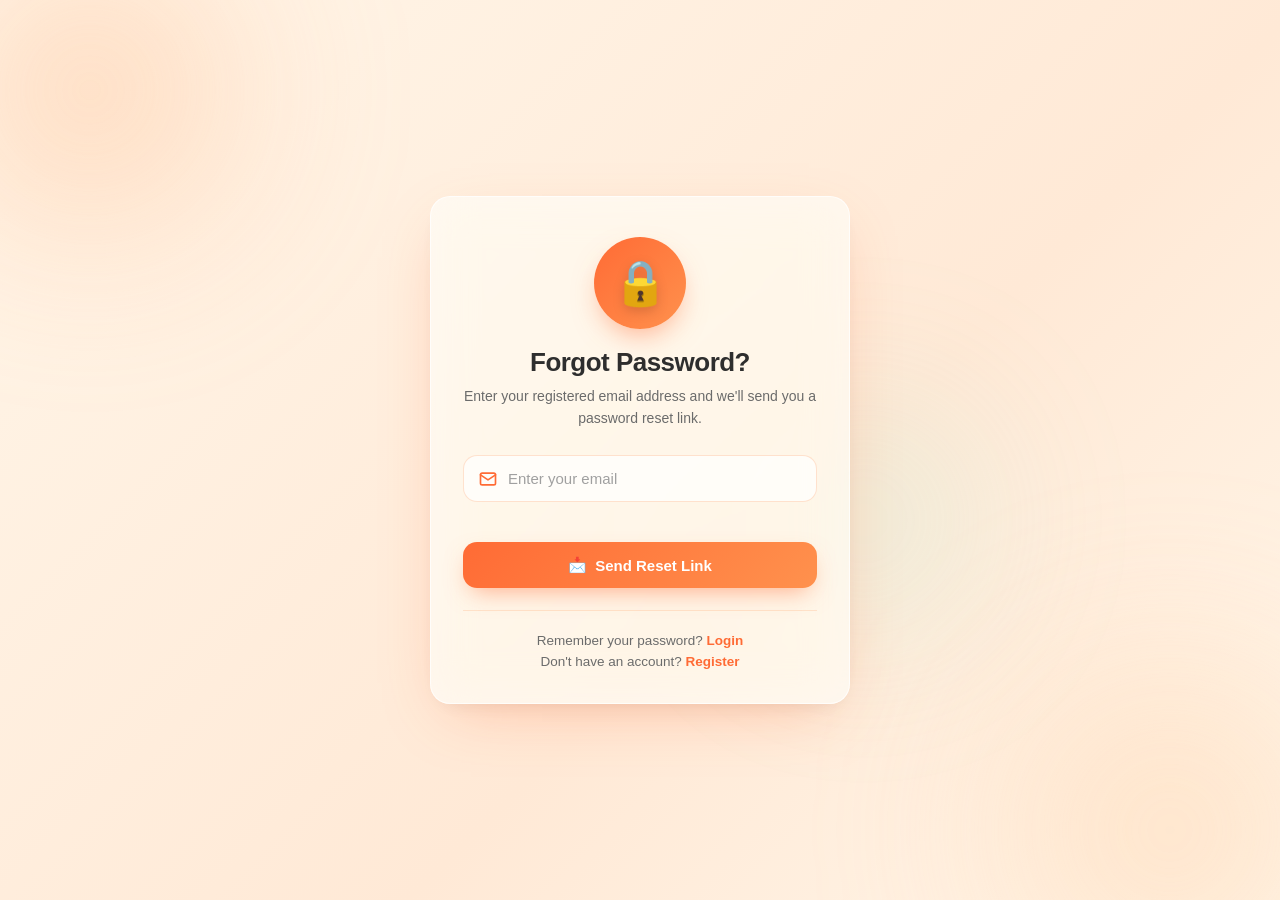
<file: frontend/forgot.html>
<!DOCTYPE html>
<html lang="en">
<head>
  <meta charset="UTF-8" />
  <meta name="viewport" content="width=device-width, initial-scale=1.0" />
  <title>Forgot Password — AI Recipe Generator</title>
  <link rel="stylesheet" href="forgot.css" />
</head>
<body>
  <!-- Soft glowing background blobs -->
  <div class="blob blob-1"></div>
  <div class="blob blob-2"></div>
  <div class="blob blob-3"></div>
  <!-- Floating food emojis -->
  <div class="food-bg" aria-hidden="true">
    <span class="food" style="--x:8%;  --d:0s;   --dur:14s; --r:-15deg;">🥗</span>
    <span class="food" style="--x:18%; --d:2s;   --dur:18s; --r:20deg;">🍕</span>
    <span class="food" style="--x:28%; --d:4s;   --dur:16s; --r:-10deg;">🍔</span>
    <span class="food" style="--x:38%; --d:1s;   --dur:20s; --r:25deg;">🍜</span>
    <span class="food" style="--x:48%; --d:5s;   --dur:15s; --r:-20deg;">🍩</span>
    <span class="food" style="--x:58%; --d:3s;   --dur:17s; --r:15deg;">🥑</span>
    <span class="food" style="--x:68%; --d:6s;   --dur:19s; --r:-25deg;">🍅</span>
    <span class="food" style="--x:78%; --d:2.5s; --dur:14s; --r:10deg;">🌽</span>
    <span class="food" style="--x:88%; --d:4.5s; --dur:16s; --r:-15deg;">🥕</span>
    <span class="food" style="--x:14%; --d:7s;   --dur:21s; --r:30deg;">🍓</span>
    <span class="food" style="--x:64%; --d:8s;   --dur:18s; --r:-30deg;">🍪</span>
    <span class="food" style="--x:92%; --d:3.5s; --dur:22s; --r:20deg;">🍋</span>
  </div>
  <main class="page">
    <section class="card" role="region" aria-labelledby="fp-title">
      <div class="lock-wrap">
        <div class="lock-ring"></div>
        <div class="lock-icon" aria-hidden="true">🔒</div>
      </div>
      <h1 id="fp-title" class="title">Forgot Password?</h1>
      <p class="subtitle">
        Enter your registered email address and we'll send you a password reset link.
      </p>
      <form id="forgotForm" class="form" novalidate>
        <div class="field">
          <span class="field-icon" aria-hidden="true">
            <svg viewBox="0 0 24 24" width="20" height="20" fill="none" stroke="currentColor" stroke-width="2" stroke-linecap="round" stroke-linejoin="round">
              <rect x="3" y="5" width="18" height="14" rx="2"/>
              <path d="m3 7 9 6 9-6"/>
            </svg>
          </span>
          <input
            type="email"
            id="email"
            name="email"
            class="input"
            placeholder="Enter your email"
            autocomplete="email"
            required
          />
        </div>
        <div id="errorMsg" class="error" aria-live="polite"></div>
        <button type="submit" id="submitBtn" class="btn-primary">
          <span class="btn-label">
            <span class="btn-emoji">📩</span>
            <span>Send Reset Link</span>
          </span>
          <span class="btn-loading">
            <span class="spinner"></span>
            <span>Sending...</span>
          </span>
        </button>
      </form>
      <div id="successBox" class="success" hidden>
        <div class="success-icon">✅</div>
        <h2 class="success-title">Password reset link sent successfully!</h2>
        <p class="success-text">Please check your email.</p>
        <a href="login.html" class="btn-secondary">← Back to Login</a>
      </div>
      <div class="links">
        <p>Remember your password? <a href="login.html" class="link">Login</a></p>
        <p>Don't have an account? <a href="register.html" class="link">Register</a></p>
      </div>
    </section>
  </main>
  <script src="forgot.js"></script>
</body>
</html>
</file>
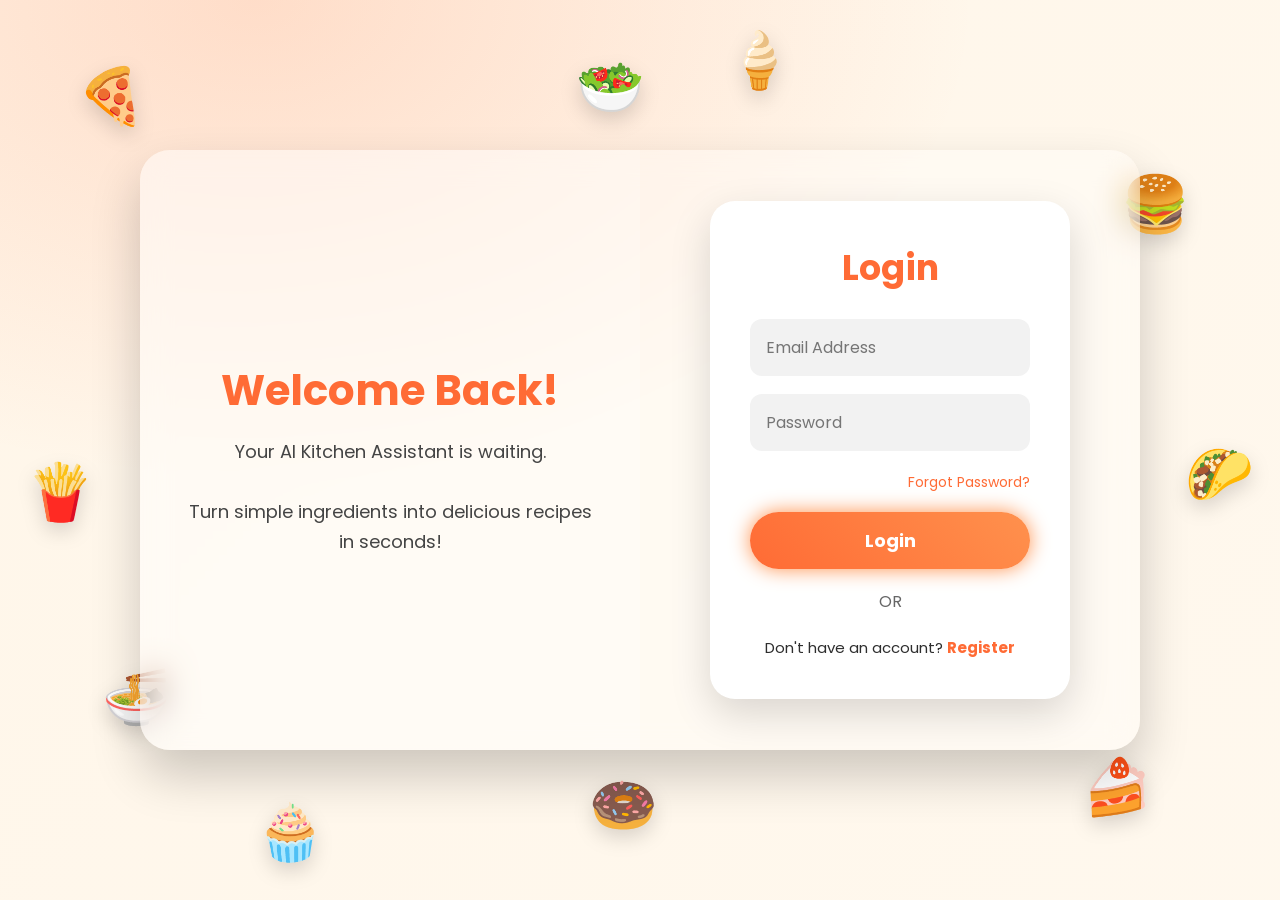
<file: frontend/login.html>
<!DOCTYPE html>
<html lang="en">
<head>
    <meta charset="UTF-8">
    <meta name="viewport" content="width=device-width, initial-scale=1.0">
    <title>AI Recipe Generator - Login</title>

    <link rel="stylesheet" href="style.css">

    <link href="https://fonts.googleapis.com/css2?family=Poppins:wght@300;400;500;600;700&display=swap" rel="stylesheet">
    <style>
      *{
        margin:0;
        padding:0;
        box-sizing:border-box;
        font-family:'Poppins',sans-serif;
      }

      body{
        min-height:100vh;
        display:flex;
        justify-content:center;
        align-items:center;
        overflow-x:hidden;
        overflow-y:auto;
        padding:24px 16px;
        background:linear-gradient(135deg,#fff9e6,#ffe4c7,#ffe0e9,#fff7c5);
        position:relative;
      }

      /* Floating Food */
      .food{
        position:absolute;
        font-size:55px;
        animation:float 6s ease-in-out infinite;
        user-select:none;
        pointer-events:none;
        filter:drop-shadow(0 8px 10px rgba(0,0,0,.15));
      }
      .food1{ top:6%; left:6%; animation-delay:0s; }
      .food2{ top:18%; right:7%; animation-delay:1s; }
      .food3{ bottom:18%; left:8%; animation-delay:2s; }
      .food4{ bottom:8%; right:10%; animation-delay:3s; }
      .food5{ top:5%; left:45%; animation-delay:4s; }
      .food6{ bottom:6%; left:46%; animation-delay:5s; }
      .food7{ top:50%; left:2%; animation-delay:1.5s; }
      .food8{ top:48%; right:2%; animation-delay:2.5s; }
      .food9{ bottom:3%; left:20%; animation-delay:3.5s; }
      .food10{ top:2%; right:38%; animation-delay:4.5s; }

      @keyframes float{
        0%,100%{ transform:translateY(0px) rotate(0deg); }
        50%{ transform:translateY(-25px) rotate(8deg); }
      }

      /* Login Container */
      .login-container{
        width:1000px;
        max-width:100%;
        min-height:600px;
        display:flex;
        background:rgba(255,255,255,.35);
        backdrop-filter:blur(15px);
        border-radius:30px;
        box-shadow:0 25px 50px rgba(0,0,0,.2);
        overflow:hidden;
      }

      /* Left */
      .left{
        width:50%;
        display:flex;
        justify-content:center;
        align-items:center;
        flex-direction:column;
        padding:40px;
        background:rgba(255,255,255,.2);
      }

      .left h1{
        font-size:42px;
        color:#ff6b35;
        margin-top:15px;
      }

      .left p{
        margin-top:15px;
        font-size:18px;
        text-align:center;
        color:#444;
        line-height:30px;
      }

      /* Right */
      .right{
        width:50%;
        display:flex;
        justify-content:center;
        align-items:center;
        padding:24px;
      }

      .login-box{
        width:360px;
        max-width:100%;
        padding:40px;
        background:white;
        border-radius:25px;
        box-shadow:0 15px 40px rgba(0,0,0,.15);
      }

      .login-box h2{
        text-align:center;
        font-size:35px;
        margin-bottom:25px;
        color:#ff6b35;
      }

      /* Inputs */
      .input-box{ margin-bottom:18px; }
      .input-box input{
        width:100%;
        padding:16px;
        font-size:16px;
        border:none;
        outline:none;
        background:#f2f2f2;
        border-radius:12px;
        transition:.3s;
      }
      .input-box input:focus{
        background:white;
        border:2px solid #ff6b35;
        box-shadow:0 0 15px rgba(255,107,53,.3);
      }

      /* Forgot */
      .forgot{ text-align:right; margin-bottom:18px; }
      .forgot a{ text-decoration:none; color:#ff6b35; font-size:14px; }

      /* Login Button */
      .login-btn{
        width:100%;
        padding:15px;
        font-size:18px;
        font-weight:bold;
        border:none;
        cursor:pointer;
        border-radius:50px;
        background:linear-gradient(45deg,#ff6b35,#ff914d);
        color:white;
        transition:.3s;
        box-shadow:0 0 20px #ff914d;
      }
      .login-btn:hover{
        transform:scale(1.05);
        box-shadow:0 0 15px #ff6b35, 0 0 30px #ff6b35, 0 0 45px #ff914d;
      }

      /* OR */
      .or{ margin:20px 0; text-align:center; color:#666; }

      /* Social */
      .social{ display:flex; gap:15px; }
      .social button{
        flex:1;
        padding:13px;
        border:none;
        border-radius:12px;
        cursor:pointer;
        font-weight:600;
        background:#f4f4f4;
        transition:.3s;
      }
      .social button:hover{ background:#ffe9df; }

      /* Register */
      .register{ margin-top:22px; text-align:center; font-size:15px; }
      .register a{ text-decoration:none; color:#ff6b35; font-weight:bold; }

      /* Responsive */
      @media(max-width:900px){
        .login-container{ width:100%; min-height:auto; flex-direction:column; }
        .left{ display:none; }
        .right{ width:100%; padding:35px; }
        .login-box{ width:100%; }
      }

      @media(max-width:480px){
        body{ padding:16px 10px; }
        .login-container{ border-radius:20px; }
        .right{ padding:22px; }
        .login-box{ padding:26px; border-radius:20px; }
        .login-box h2{ font-size:28px; }
        .food{ font-size:34px; }
      }
    </style>
</head>
<body>

<!-- Floating Food Emojis -->

<div class="food food1">🍕</div>
<div class="food food2">🍔</div>
<div class="food food3">🍜</div>
<div class="food food4">🍰</div>
<div class="food food5">🥗</div>
<div class="food food6">🍩</div>
<div class="food food7">🍟</div>
<div class="food food8">🌮</div>
<div class="food food9">🧁</div>
<div class="food food10">🍦</div>

<!-- Main Container -->

<div class="login-container">

    <!-- Left Side -->

    <div class="left">

    
        <h1>Welcome Back!</h1>

        <p>
            Your AI Kitchen Assistant is waiting.
            <br><br>
            Turn simple ingredients into
            delicious recipes in seconds!
        </p>

    </div>

    <!-- Right Side -->

    <div class="right">

        <div class="login-box">

            <h2>Login</h2>

            <form>

                <div class="input-box">
                    <input type="email"
                    placeholder="Email Address"
                    required>
                </div>

                <div class="input-box">
                    <input type="password"
                    placeholder="Password"
                    required>
                </div>

                <div class="forgot">
                    <a href="forgot.html">Forgot Password?</a>
                </div>

                <button class="login-btn">
                    Login
                </button>

                <div class="or">
                    OR
                </div>



                <div class="register">
                    Don't have an account?
                    <a href="register.html">Register</a>
                </div>

            </form>

        </div>

    </div>

</div>

</body>
</html>
<style>
  *{
margin:0;
padding:0;
box-sizing:border-box;
font-family:'Poppins',sans-serif;
}

body{

height:100vh;

display:flex;

justify-content:center;

align-items:center;

overflow:hidden;

background:linear-gradient(
135deg,
#fff9e6,
#ffe4c7,
#ffe0e9,
#fff7c5
);

position:relative;

}

/* Floating Food */

.food{

position:absolute;

font-size:55px;

animation:float 6s ease-in-out infinite;

user-select:none;

pointer-events:none;

filter:drop-shadow(0 8px 10px rgba(0,0,0,.15));

}

.food1{
top:6%;
left:6%;
animation-delay:0s;
}

.food2{
top:18%;
right:7%;
animation-delay:1s;
}

.food3{
bottom:18%;
left:8%;
animation-delay:2s;
}

.food4{
bottom:8%;
right:10%;
animation-delay:3s;
}

.food5{
top:5%;
left:45%;
animation-delay:4s;
}

.food6{
bottom:6%;
left:46%;
animation-delay:5s;
}

.food7{
top:50%;
left:2%;
animation-delay:1.5s;
}

.food8{
top:48%;
right:2%;
animation-delay:2.5s;
}

.food9{
bottom:3%;
left:20%;
animation-delay:3.5s;
}

.food10{
top:2%;
right:38%;
animation-delay:4.5s;
}

@keyframes float{

0%,100%{

transform:translateY(0px)
rotate(0deg);

}

50%{

transform:translateY(-25px)
rotate(8deg);

}

}

/* Login Container */

.login-container{

width:1000px;

height:600px;

display:flex;

background:rgba(255,255,255,.35);

backdrop-filter:blur(15px);

border-radius:30px;

box-shadow:

0 25px 50px rgba(0,0,0,.2);

overflow:hidden;

}

/* Left */

.left{

width:50%;

display:flex;

justify-content:center;

align-items:center;

flex-direction:column;

padding:40px;

background:rgba(255,255,255,.2);

}



@keyframes chef{

0%,100%{

transform:translateY(0);

}

50%{

transform:translateY(-18px);

}

}

.left h1{

font-size:42px;

color:#ff6b35;

margin-top:15px;

}

.left p{

margin-top:15px;

font-size:18px;

text-align:center;

color:#444;

line-height:30px;

}

/* Right */

.right{

width:50%;

display:flex;

justify-content:center;

align-items:center;

}

.login-box{

width:360px;

padding:40px;

background:white;

border-radius:25px;

box-shadow:

0 15px 40px rgba(0,0,0,.15);

}

.login-box h2{

text-align:center;

font-size:35px;

margin-bottom:25px;

color:#ff6b35;

}

/* Inputs */

.input-box{

margin-bottom:18px;

}

.input-box input{

width:100%;

padding:16px;

font-size:16px;

border:none;

outline:none;

background:#f2f2f2;

border-radius:12px;

transition:.3s;

}

.input-box input:focus{

background:white;

border:2px solid #ff6b35;

box-shadow:

0 0 15px rgba(255,107,53,.3);

}

/* Forgot */

.forgot{

text-align:right;

margin-bottom:18px;

}

.forgot a{

text-decoration:none;

color:#ff6b35;

font-size:14px;

}

/* Login Button */

.login-btn{

width:100%;

padding:15px;

font-size:18px;

font-weight:bold;

border:none;

cursor:pointer;

border-radius:50px;

background:linear-gradient(
45deg,
#ff6b35,
#ff914d
);

color:white;

transition:.3s;

box-shadow:

0 0 20px #ff914d;

}

.login-btn:hover{

transform:scale(1.05);

box-shadow:

0 0 15px #ff6b35,

0 0 30px #ff6b35,

0 0 45px #ff914d;

}

/* OR */

.or{

margin:20px 0;

text-align:center;

color:#666;

}

/* Social */

.social{

display:flex;

gap:15px;

}

.social button{

flex:1;

padding:13px;

border:none;

border-radius:12px;

cursor:pointer;

font-weight:600;

background:#f4f4f4;

transition:.3s;

}

.social button:hover{

background:#ffe9df;

}

/* Register */

.register{

margin-top:22px;

text-align:center;

font-size:15px;

}

.register a{

text-decoration:none;

color:#ff6b35;

font-weight:bold;

}

/* Responsive */

@media(max-width:900px){

.login-container{

width:90%;

height:auto;

flex-direction:column;

}

.left{

display:none;

}

.right{

width:100%;

padding:35px;

}

.login-box{

width:100%;

}

}
</style>
</file>
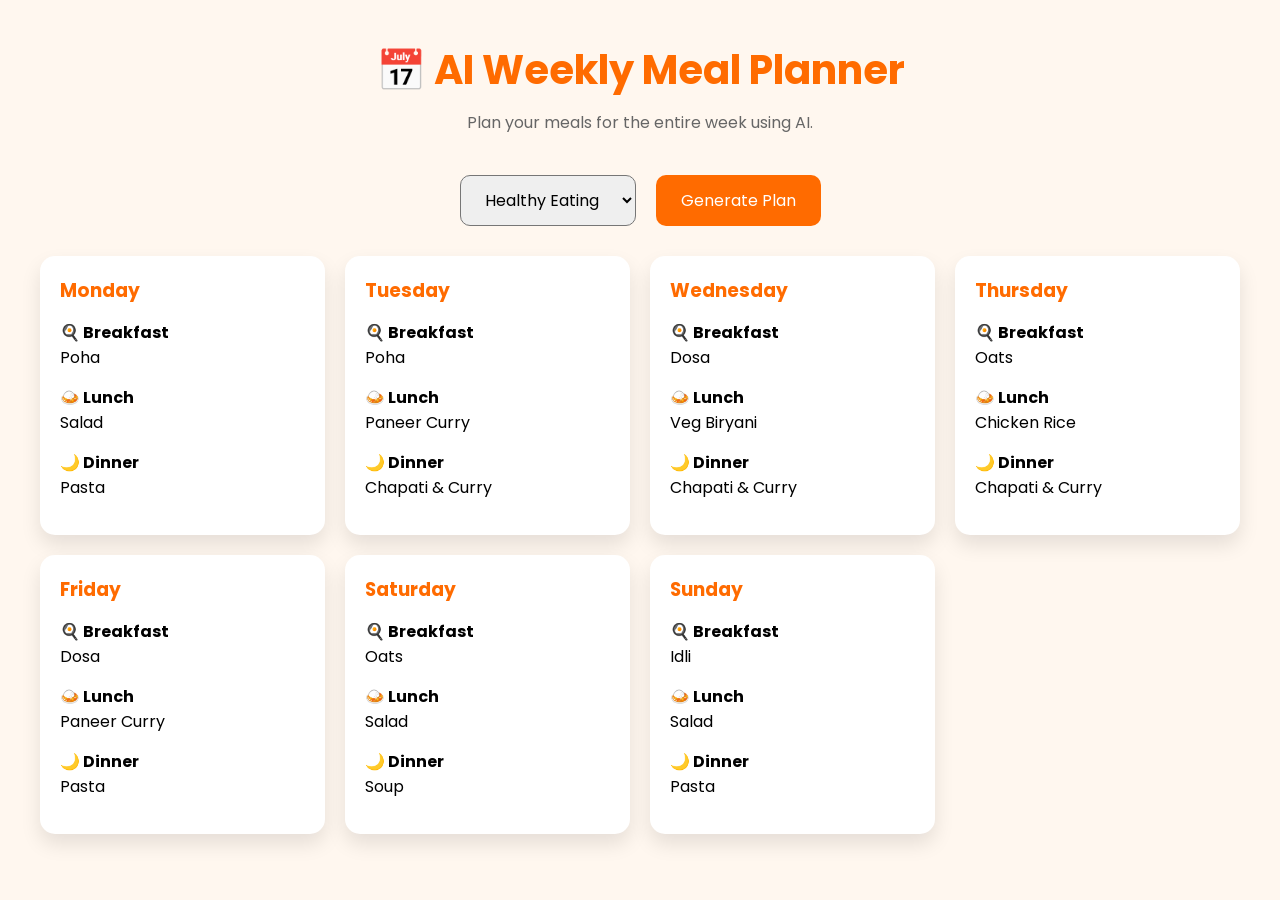
<file: frontend/meal.html>
<!DOCTYPE html>
<html lang="en">

<head>

<meta charset="UTF-8">

<meta name="viewport"
content="width=device-width, initial-scale=1.0">

<title>Weekly Meal Planner</title>

<link rel="stylesheet"
href="meal.css">

<link href="https://fonts.googleapis.com/css2?family=Poppins:wght@300;400;600;700&display=swap"
rel="stylesheet">

</head>

<body>

<header>

<h1>📅 AI Weekly Meal Planner</h1>

<p>Plan your meals for the entire week using AI.</p>

</header>

<div class="planner">

<div class="controls">

<select id="goal">

<option>Healthy Eating</option>

<option>Weight Loss</option>

<option>Muscle Gain</option>

<option>Vegetarian</option>

<option>High Protein</option>

</select>

<button onclick="generatePlan()">

Generate Plan

</button>

</div>

<div id="mealPlan">

</div>

</div>

<script src="meal.js"></script>

</body>

</html>
</file>
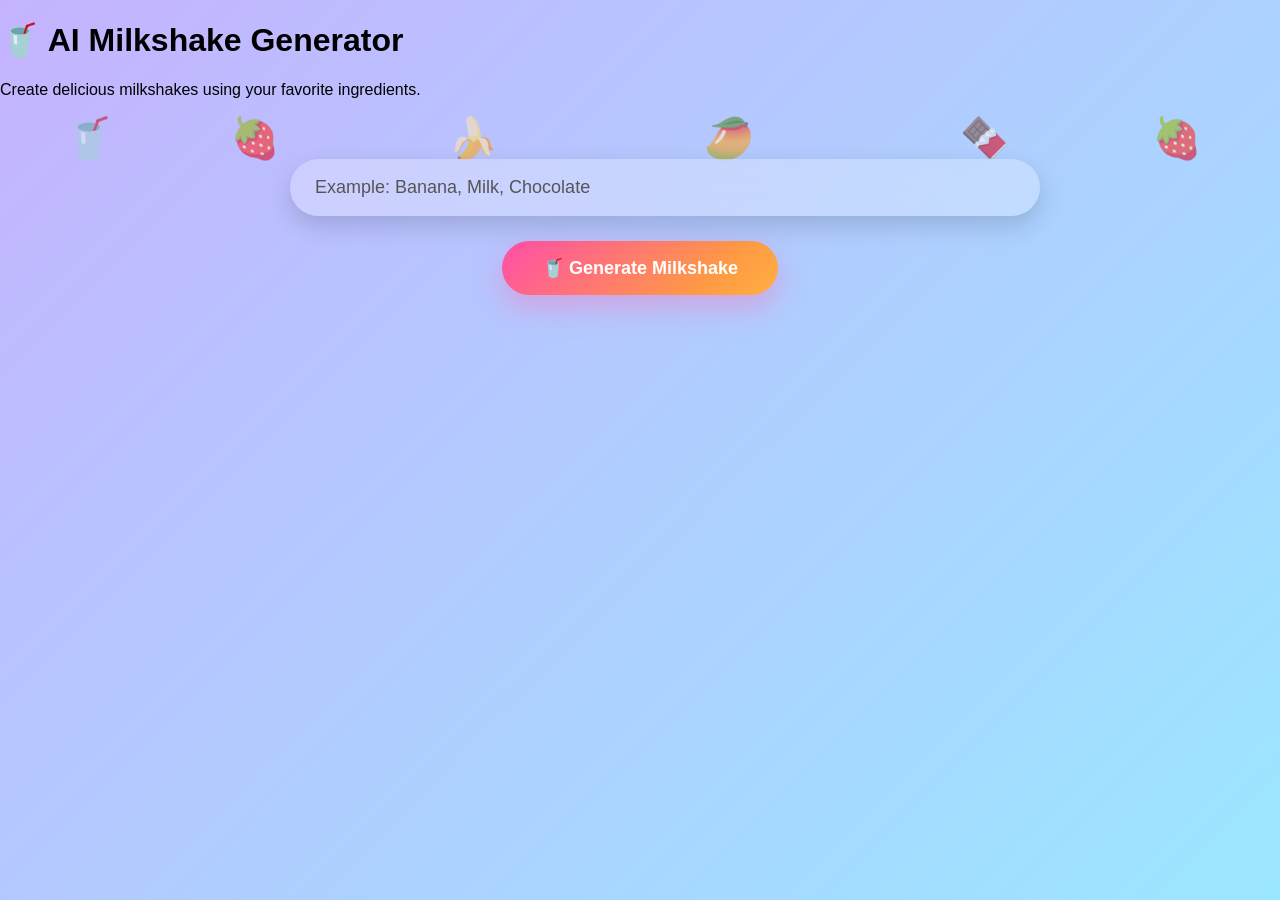
<file: frontend/milkshake.html>
<!DOCTYPE html>
<html lang="en">
<head>
<meta charset="UTF-8">
<meta name="viewport" content="width=device-width, initial-scale=1.0">
<title>AI Milkshake Generator</title>

<link rel="stylesheet" href="milkshake.css">
</head>
<body>

<header>

<h1>🥤 AI Milkshake Generator</h1>

<p>Create delicious milkshakes using your favorite ingredients.</p>

</header>
<div class="floating-drinks">
    <span>🥤</span>
    <span>🍓</span>
    <span>🍌</span>
    <span>🥭</span>
    <span>🍫</span>
    <span>🍓</span>
    
</div>
<div class="bubble" style="left:10%;width:40px;height:40px;animation-duration:18s;"></div>
<div class="bubble" style="left:25%;width:70px;height:70px;animation-duration:22s;"></div>
<div class="bubble" style="left:45%;width:30px;height:30px;animation-duration:16s;"></div>
<div class="bubble" style="left:70%;width:60px;height:60px;animation-duration:20s;"></div>
<div class="bubble" style="left:90%;width:45px;height:45px;animation-duration:24s;"></div>

<div class="container">

<form id="recipeForm">

    <input
        type="text"
        id="ingredients"
        placeholder="Example: Banana, Milk, Chocolate">

    <button type="submit" class="milk-btn">
        🥤 Generate Milkshake
    </button>

</form>


    <div id="result"></div>

</div>

<script src="milkshake.js"></script>

</body>
</html>
</file>
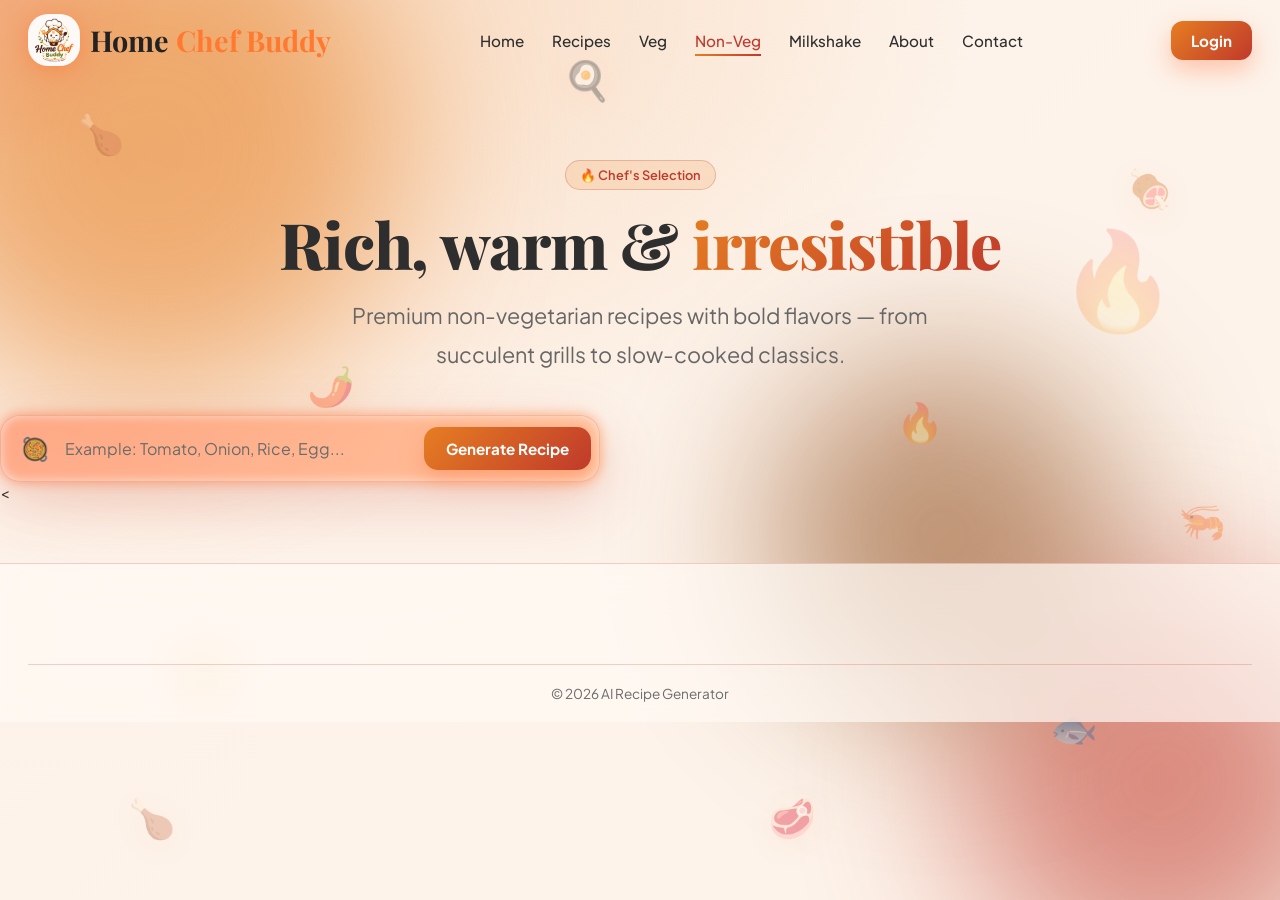
<file: frontend/nonveg.html>
<!DOCTYPE html>
<html lang="en">
<head>
  <meta charset="UTF-8" />
  <meta name="viewport" content="width=device-width, initial-scale=1.0" />
  <title>Non-Veg Recipes — AI Recipe Generator</title>
  <meta name="description" content="Warm, rich non-vegetarian recipes generated by AI." />
  <link href="https://fonts.googleapis.com/css2?family=Playfair+Display:wght@600;800&family=Plus+Jakarta+Sans:wght@400;500;600;700;800&display=swap" rel="stylesheet" />
  <link rel="stylesheet" href="style.css" />
  <link rel="stylesheet" href="nonveg.css" />
  
</head>
<body class="nonveg-theme">
  <div class="scroll-progress" id="scrollProgress"></div>
  <div class="cursor-glow" id="cursorGlow"></div>
  <div class="bg-blobs">
    <span class="blob blob-1"></span>
    <span class="blob blob-2"></span>
    <span class="blob blob-3"></span>
  </div>
  <div class="floating-food" aria-hidden="true">
    <span style="--x:6%;--y:12%;--d:24s;--r:14s">🍗</span>
    <span style="--x:88%;--y:18%;--d:28s;--r:16s">🍖</span>
    <span style="--x:14%;--y:72%;--d:26s;--r:12s">🍤</span>
    <span style="--x:82%;--y:78%;--d:30s;--r:18s">🐟</span>
    <span style="--x:44%;--y:6%;--d:32s;--r:15s">🍳</span>
    <span style="--x:60%;--y:88%;--d:26s;--r:14s">🥩</span>
    <span style="--x:24%;--y:40%;--d:28s;--r:13s">🌶️</span>
    <span style="--x:70%;--y:44%;--d:30s;--r:17s">🔥</span>
    <span style="--x:10%;--y:88%;--d:24s;--r:12s">🍗</span>
    <span style="--x:92%;--y:55%;--d:32s;--r:19s">🦐</span>
  </div>
  <header class="navbar" id="navbar">
    <div class="nav-inner">
      <a href="index.html" class="logo">
        <img src="logo.jpeg" class="logo-icon" >
         <span>Home <span class="highlight">Chef Buddy</span></span>
      </a>
      <nav class="nav-links" id="navLinks">
        <a href="index.html">Home</a>
        <a href="index.html#recipes">Recipes</a>
        <a href="veg.html">Veg</a>
        <a href="nonveg.html" class="active">Non-Veg</a>
        <a href="milkshake.html">Milkshake</a>
        <a href="index.html#about">About</a>
        <a href="index.html#contact">Contact</a>
      </nav>
      <div class="nav-actions">

        <a class="btn btn-primary btn-login" href="login.html" style="text-decoration: none;">Login</a>
        <button class="hamburger" id="hamburger" aria-label="Menu"><span></span><span></span><span></span></button>
      </div>
    </div>
  </header>
  <section class="nonveg-hero">
    <div class="nonveg-hero-inner reveal">
      <span class="eyebrow ember">🔥 Chef's Selection</span>
      <h1 class="hero-title">Rich, warm & <span class="ember-text">irresistible</span></h1>
      <p class="hero-sub" >Premium non-vegetarian recipes with bold flavors — from succulent grills to slow-cooked classics.</p>
    </div>
    <div class="flame-decor">🔥</div>
  </section>
  <form id="recipeForm" class="search-box glow-border" action="recipe.html" method="get">
          <span class="search-icon">🥘</span>
          <input type="text" id="ingredientInput" placeholder="Example: Tomato, Onion, Rice, Egg..." />
          <button type="submit" class="btn btn-primary btn-glow" id="generateBtn">Generate Recipe</button>
  </form>
  
  <
  <footer class="footer">



    <div class="footer-bottom">© 2026 AI Recipe Generator</div>
  </footer>
  <button class="back-to-top" id="backToTop" aria-label="Back to top">↑</button>
  <script src="script.js"></script>
  <script src="nonveg.js"></script>
</body>
</html>
</file>
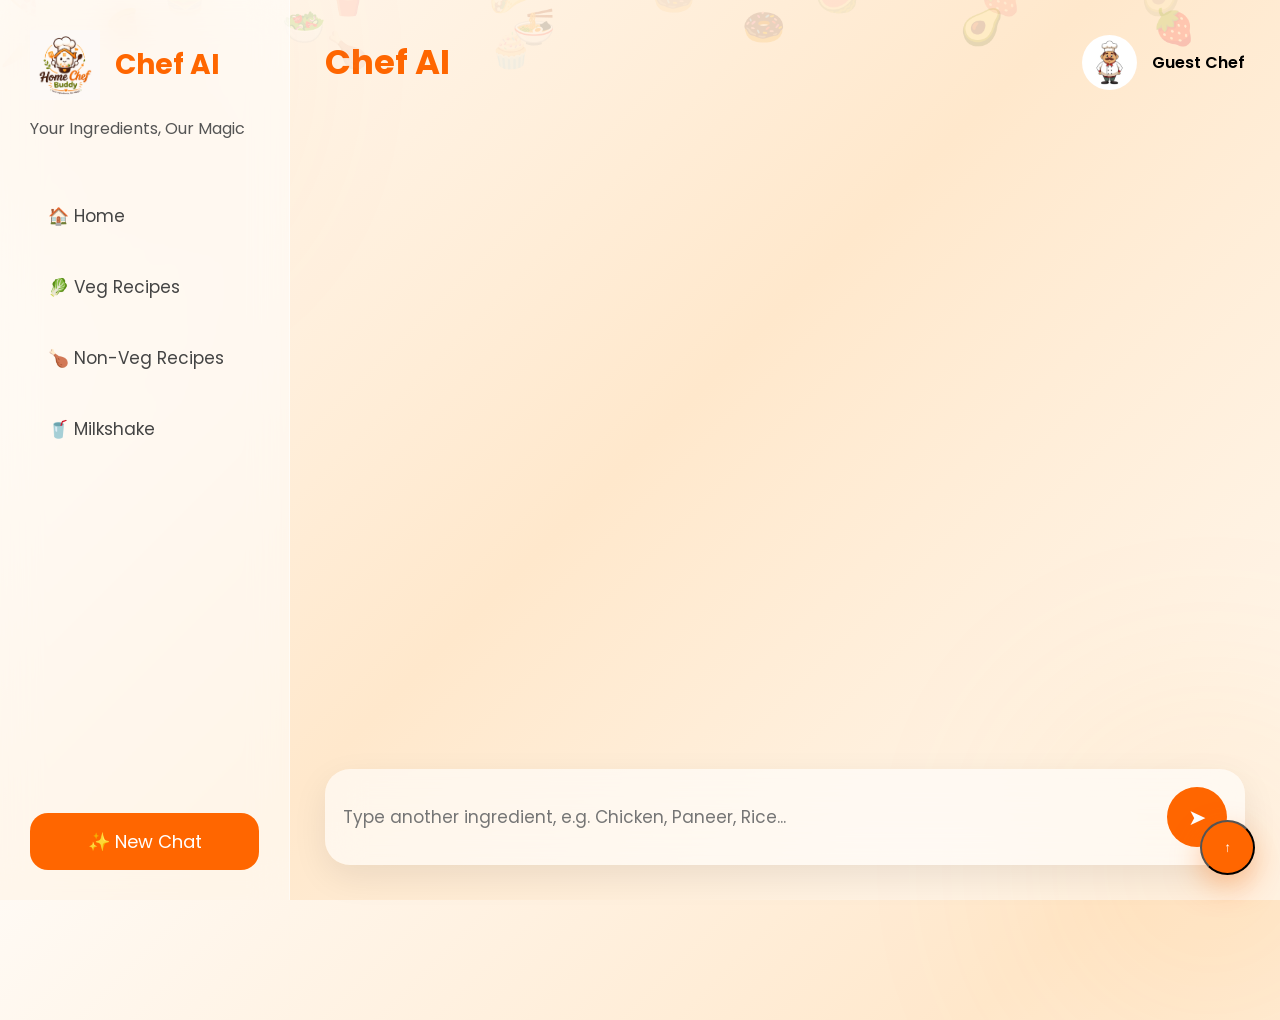
<file: frontend/recipe.html>
<!DOCTYPE html>
<html lang="en">
<head>
<meta charset="UTF-8">
<meta name="viewport" content="width=device-width, initial-scale=1.0">
<title>Chef AI | Home Chef Buddy</title>
<link rel="stylesheet" href="recipe.css">
<link href="https://fonts.googleapis.com/css2?family=Poppins:wght@300;400;500;600;700;800&display=swap" rel="stylesheet">
</head>
<body>

<!-- Ambient glow -->
<div class="glow one" aria-hidden="true"></div>
<div class="glow two" aria-hidden="true"></div>

<!-- Floating food icons -->
<div class="food-icon food1" aria-hidden="true">🍕</div>
<div class="food-icon food2" aria-hidden="true">🥗</div>
<div class="food-icon food3" aria-hidden="true">🍜</div>
<div class="food-icon food4" aria-hidden="true">🍩</div>
<div class="food-icon food5" aria-hidden="true">🥑</div>
<div class="food-icon food6" aria-hidden="true">🍓</div>

<div class="container">

  <!-- Sidebar -->
  <aside class="sidebar">
    <div>
      <div class="logo">
        <img src="logo.jpeg" alt="Home Chef Buddy logo">
        <h2>Chef AI</h2>
      </div>
      <p class="tagline">Your Ingredients, Our Magic</p>

      <nav class="menu">
        <a href="index.html">🏠 Home</a>
        <a href="veg.html">🥬 Veg Recipes</a>
        <a href="nonveg.html">🍗 Non-Veg Recipes</a>
        <a href="milkshake.html">🥤 Milkshake</a>
      </nav>
    </div>

    <button class="newChat" id="newChatBtn">✨ New Chat</button>
  </aside>

  <!-- Chat area -->
  <main class="chat-area">
    <div class="chat-header">
      <h1 class="chat-title">Chef AI</h1>
      <div class="userProfile">
        <img src="images.jpeg" alt="Guest avatar">
        <span>Guest Chef</span>
      </div>
    </div>

    <div class="chat-box" id="chatBox">
      <!-- Messages injected by JS -->
    </div>

    <div class="input-area">
      <input type="text" id="ingredientInput" placeholder="Type another ingredient, e.g. Chicken, Paneer, Rice...">
      <button class="send-btn" id="sendBtn" aria-label="Send">➤</button>
    </div>
  </main>

</div>

<button class="scroll-top" id="scrollTop" aria-label="Back to top">↑</button>

<script src="recipe.js"></script>
</body>
</html>
</file>
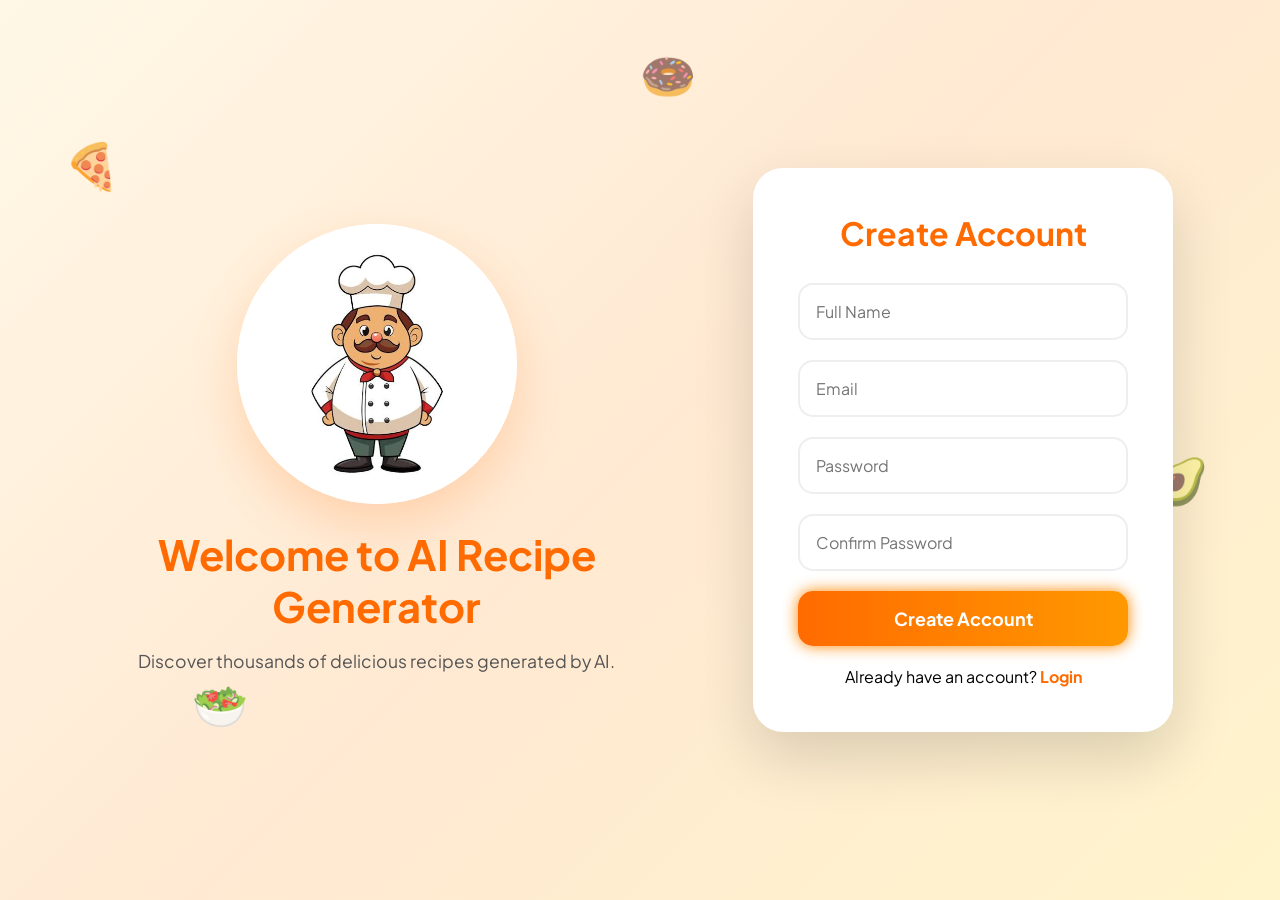
<file: frontend/register.html>
<!DOCTYPE html>
<html lang="en">
<head>
  <meta charset="UTF-8">
  <meta name="viewport" content="width=device-width, initial-scale=1.0">
  <title>Create Account — AI Recipe Generator</title>
  <link rel="preconnect" href="https://fonts.googleapis.com">
  <link href="https://fonts.googleapis.com/css2?family=Plus+Jakarta+Sans:wght@400;500;600;700;800&display=swap" rel="stylesheet">
  <style>
    *{
      margin:0;
      padding:0;
      box-sizing:border-box;
      font-family:'Plus Jakarta Sans',sans-serif;
    }

    body{
      min-height:100vh;
      background:linear-gradient(135deg,#FFF8E7,#FFE9D2,#FFF4CC);
      overflow-x:hidden;
      position:relative;
    }

    .background{
      position:fixed;
      inset:0;
      pointer-events:none;
      z-index:0;
      overflow:hidden;
    }

    .food{
      position:absolute;
      font-size:45px;
      animation:move 12s linear infinite;
      opacity:.8;
    }
    .food1{ left:5%; top:15%; }
    .food3{ left:15%; top:75%; }
    .food5{ left:50%; top:5%; }
    .food6{ left:90%; top:50%; }
    .food7{ left:30%; top:40%; }

    @keyframes move{
      50%{ transform:translateY(-40px) rotate(20deg); }
      100%{ transform:translateY(0px) rotate(0deg); }
    }

    .container{
      position:relative;
      z-index:1;
      width:100%;
      min-height:100vh;
      display:flex;
      flex-wrap:wrap;
      justify-content:space-evenly;
      align-items:center;
      gap:40px;
      padding:60px 40px;
    }

    .left{
      width:45%;
      min-width:280px;
      text-align:center;
      position:relative;
    }

    .chef{
      width:280px;
      height:280px;
      max-width:70%;
      border-radius:50%;
      background:#fff;
      object-fit:contain;
      box-shadow:0 20px 50px rgba(255,107,0,.2);
      animation:float 4s ease-in-out infinite;
    }

    @keyframes float{
      50%{ transform:translateY(-20px); }
    }

    .left h1{
      font-size:clamp(1.7rem, 4vw, 2.6rem);
      margin-top:20px;
      color:#ff6b00;
    }

    .left p{
      margin-top:15px;
      font-size:1.1rem;
      color:#555;
      line-height:1.7;
    }

    .right{
      width:420px;
      max-width:100%;
    }

    .register-card{
      background:white;
      padding:45px;
      border-radius:30px;
      box-shadow:0 25px 60px rgba(0,0,0,.15);
      display:flex;
      flex-direction:column;
      gap:20px;
    }

    .register-card h2{
      text-align:center;
      color:#ff6b00;
      font-size:clamp(1.6rem, 4vw, 2rem);
      margin-bottom:10px;
    }

    .register-card input{
      padding:16px;
      border-radius:15px;
      border:2px solid #eee;
      font-size:16px;
      outline:none;
      transition:.3s;
      width:100%;
      font-family:inherit;
    }

    .register-card input:focus{
      border-color:#ff6b00;
      box-shadow:0 0 20px #ffb347;
    }

    .register-card button{
      padding:16px;
      border:none;
      border-radius:15px;
      font-size:18px;
      font-weight:bold;
      cursor:pointer;
      background:linear-gradient(90deg,#ff6b00,#ff9900);
      color:white;
      transition:.4s;
      box-shadow:0 0 15px #ff8800;
    }

    .register-card button:hover{
      transform:translateY(-5px);
      box-shadow:0 0 40px #ff6b00;
    }

    .register-card p{ text-align:center; }
    .register-card a{ color:#ff6b00; text-decoration:none; font-weight:bold; }

    .error{
      display:none;
      color:#e63946;
      font-size:13px;
      margin-top:-12px;
    }
    .error.show{ display:block; }

    @media (max-width: 900px){
      .container{ padding:40px 24px; flex-direction:column; }
      .left{ width:100%; }
      .right{ width:100%; max-width:440px; }
    }

    @media (max-width: 480px){
      .register-card{ padding:28px; border-radius:22px; }
      .chef{ width:200px; height:200px; }
      .food{ font-size:30px; }
    }
  </style>
</head>
<body>

<div class="background" aria-hidden="true">
  <div class="food food1">🍕</div>
  <div class="food food3">🥗</div>
  <div class="food food5">🍩</div>
  <div class="food food6">🥑</div>
  <div class="food food7">🍅</div>
</div>

<div class="container">

  <div class="left">
    <img src="images.jpeg" class="chef" alt="AI chef mascot">
    <h1>Welcome to AI Recipe Generator</h1>
    <p>
      Discover thousands of delicious recipes
      generated by AI.
    </p>
  </div>

  <div class="right">
    <form class="register-card" id="registerForm" novalidate>
      <h2>Create Account</h2>

      <input type="text" id="fullName" placeholder="Full Name" required>
      <input type="email" id="regEmail" placeholder="Email" required>
      <input type="password" id="regPassword" placeholder="Password" required>
      <input type="password" id="confirmPassword" placeholder="Confirm Password" required>
      <div class="error" id="registerError"></div>

      <button type="submit">Create Account</button>

      <p>
        Already have an account?
        <a href="login.html">Login</a>
      </p>
    </form>
  </div>

</div>

<script>
  const form = document.getElementById("registerForm");
  const errorBox = document.getElementById("registerError");

  form.addEventListener("submit", function (e) {
    e.preventDefault();
    const name = document.getElementById("fullName").value.trim();
    const email = document.getElementById("regEmail").value.trim();
    const pass = document.getElementById("regPassword").value;
    const confirm = document.getElementById("confirmPassword").value;

    if (!name || !email || !pass || !confirm) {
      errorBox.textContent = "Please fill in every field.";
      errorBox.classList.add("show");
      return;
    }
    if (pass !== confirm) {
      errorBox.textContent = "Passwords don't match.";
      errorBox.classList.add("show");
      return;
    }
    errorBox.classList.remove("show");
    window.location.href = "login.html";
  });
</script>

</body>
</html>
</file>
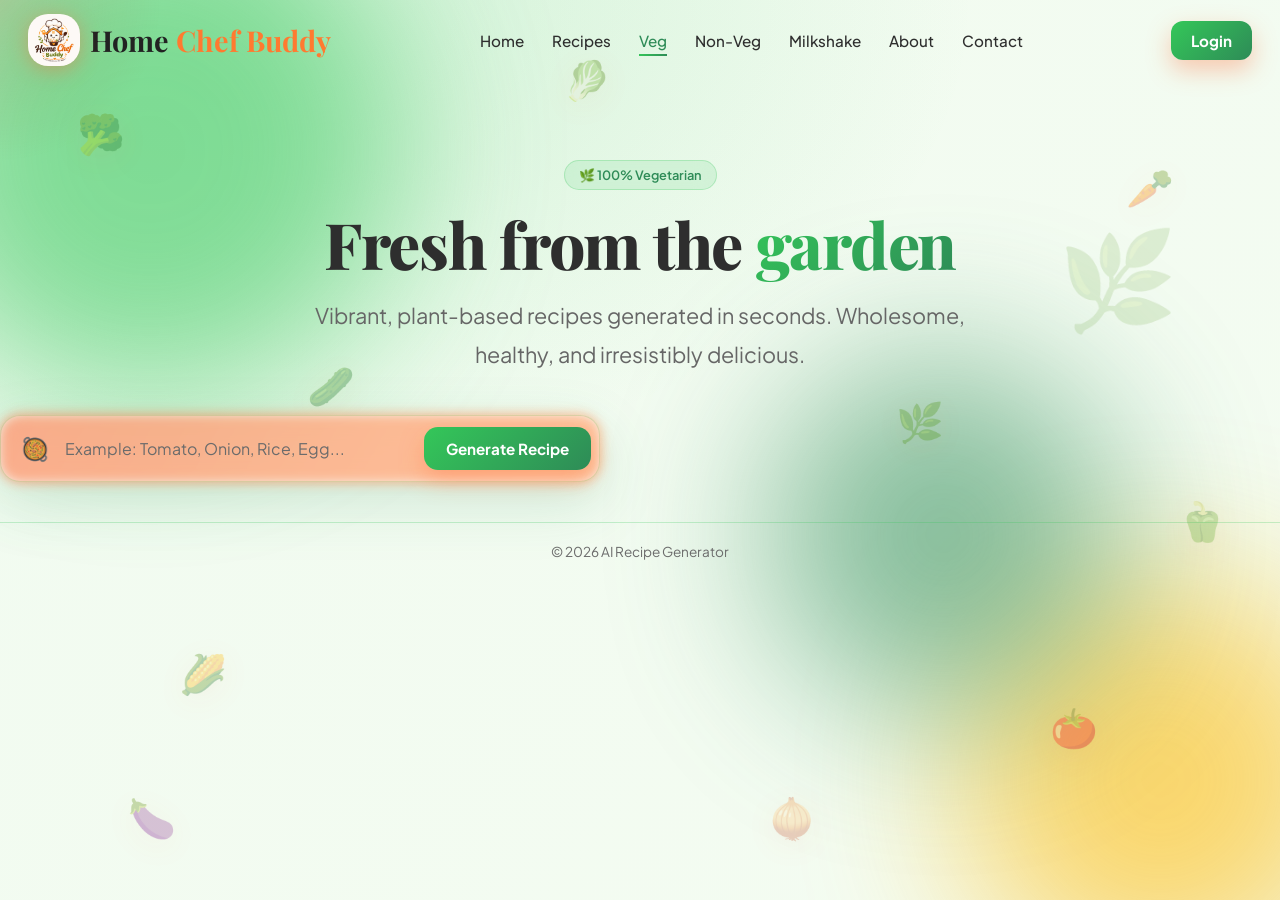
<file: frontend/veg.html>
<!DOCTYPE html>
<html lang="en">
<head>
  <meta charset="UTF-8" />
  <meta name="viewport" content="width=device-width, initial-scale=1.0" />
  <title>Veg Recipes — AI Recipe Generator</title>
  <meta name="description" content="Fresh, healthy vegetarian recipes generated by AI." />
  <link href="https://fonts.googleapis.com/css2?family=Playfair+Display:wght@600;800&family=Plus+Jakarta+Sans:wght@400;500;600;700;800&display=swap" rel="stylesheet" />
  <link rel="stylesheet" href="style.css" />
  <link rel="stylesheet" href="veg.css" />
</head>
<body class="veg-theme">
  <div class="scroll-progress" id="scrollProgress"></div>
  <div class="cursor-glow" id="cursorGlow"></div>
  <div class="bg-blobs">
    <span class="blob blob-1"></span>
    <span class="blob blob-2"></span>
    <span class="blob blob-3"></span>
  </div>
  <div class="floating-food" aria-hidden="true">
    <span style="--x:6%;--y:12%;--d:24s;--r:14s">🥦</span>
    <span style="--x:88%;--y:18%;--d:28s;--r:16s">🥕</span>
    <span style="--x:14%;--y:72%;--d:26s;--r:12s">🌽</span>
    <span style="--x:82%;--y:78%;--d:30s;--r:18s">🍅</span>
    <span style="--x:44%;--y:6%;--d:32s;--r:15s">🥬</span>
    <span style="--x:60%;--y:88%;--d:26s;--r:14s">🧅</span>
    <span style="--x:24%;--y:40%;--d:28s;--r:13s">🥒</span>
    <span style="--x:70%;--y:44%;--d:30s;--r:17s">🌿</span>
    <span style="--x:10%;--y:88%;--d:24s;--r:12s">🍆</span>
    <span style="--x:92%;--y:55%;--d:32s;--r:19s">🫑</span>
  </div>
  <!-- Navbar -->
  <header class="navbar" id="navbar">
    <div class="nav-inner">
      <a href="index.html" class="logo">
        <img src="logo.jpeg" class="logo-icon" >
         <span>Home <span class="highlight">Chef Buddy</span></span>
      </a>
      <nav class="nav-links" id="navLinks">
        <a href="index.html">Home</a>
        <a href="index.html#recipes">Recipes</a>
        <a href="veg.html" class="active">Veg</a>
        <a href="nonveg.html">Non-Veg</a>
        <a href="milkshake.html">Milkshake</a>
        <a href="index.html#about">About</a>
        <a href="index.html#contact">Contact</a>
      </nav>
      <div class="nav-actions">
       
        <a class="btn btn-primary btn-login" href="login.html" style="text-decoration: none;">Login</a>
        <button class="hamburger" id="hamburger" aria-label="Menu"><span></span><span></span><span></span></button>
      </div>
    </div>
  </header>
  <!-- Hero -->
  <section class="veg-hero">
    <div class="veg-hero-inner reveal">
      <span class="eyebrow leaf">🌿 100% Vegetarian</span>
      <h1 class="hero-title">Fresh from the <span class="green-text">garden</span></h1>
      <p class="hero-sub">Vibrant, plant-based recipes generated in seconds. Wholesome, healthy, and irresistibly delicious.</p>
    </div>
    <div class="leaf-decor">🌿</div>
  </section>
  <form id="recipeForm" class="search-box glow-border" action="recipe.html" method="get">
          <span class="search-icon">🥘</span>
          <input type="text" id="ingredientInput" placeholder="Example: Tomato, Onion, Rice, Egg..." />
          <button type="submit" class="btn btn-primary btn-glow" id="generateBtn">Generate Recipe</button>
  </form>
  
  <footer>
    <div class="footer-bottom">© 2026 AI Recipe Generator</div>
  </footer>
  <button class="back-to-top" id="backToTop" aria-label="Back to top">↑</button>
  <script src="script.js"></script>
  <script src="veg.js"></script>
</body>
</html>
</file>
<file: frontend/forgot.css>
/* =========================
   THEME
========================= */
:root {
  --primary: #FF6B35;
  --primary-2: #FF914D;
  --secondary: #FFF6E9;
  --secondary-2: #FFE9D6;
  --accent: #00C896;
  --text: #2E2E2E;
  --muted: #6b6b6b;
  --white: #ffffff;
  --grad-primary: linear-gradient(135deg, #FF6B35 0%, #FF914D 100%);
  --shadow-card: 0 20px 60px -20px rgba(255, 107, 53, 0.35),
                 0 8px 24px -12px rgba(0, 0, 0, 0.12);
  --shadow-btn: 0 10px 24px -8px rgba(255, 107, 53, 0.55);
}
*, *::before, *::after { box-sizing: border-box; }
html, body {
  margin: 0;
  padding: 0;
  font-family: -apple-system, BlinkMacSystemFont, "Segoe UI", Roboto, "Helvetica Neue", Arial, sans-serif;
  color: var(--text);
  background: linear-gradient(135deg, #FFF6E9 0%, #FFE9D6 60%, #FFF6E9 100%);
  min-height: 100vh;
  overflow-x: hidden;
}
/* =========================
   BACKGROUND
========================= */
.blob {
  position: fixed;
  border-radius: 50%;
  filter: blur(80px);
  opacity: 0.55;
  z-index: 0;
  pointer-events: none;
  animation: blobFloat 14s ease-in-out infinite;
}
.blob-1 {
  width: 420px; height: 420px;
  background: radial-gradient(circle, #FFB98A 0%, transparent 70%);
  top: -120px; left: -120px;
}
.blob-2 {
  width: 500px; height: 500px;
  background: radial-gradient(circle, #FFD1A8 0%, transparent 70%);
  bottom: -180px; right: -140px;
  animation-delay: -5s;
}
.blob-3 {
  width: 320px; height: 320px;
  background: radial-gradient(circle, #A8F0D6 0%, transparent 70%);
  top: 40%; right: 20%;
  animation-delay: -9s;
  opacity: 0.35;
}
.food-bg {
  position: fixed;
  inset: 0;
  overflow: hidden;
  pointer-events: none;
  z-index: 1;
}
.food {
  position: absolute;
  left: var(--x);
  top: 110%;
  font-size: clamp(22px, 3vw, 34px);
  opacity: 0.55;
  animation:
    floatUp var(--dur) linear infinite,
    spin var(--dur) ease-in-out infinite;
  animation-delay: var(--d);
  filter: drop-shadow(0 6px 12px rgba(255, 107, 53, 0.15));
  will-change: transform, opacity;
}
@keyframes floatUp {
  0%   { transform: translateY(0) translateX(0) rotate(0); opacity: 0; }
  10%  { opacity: 0.6; }
  50%  { transform: translateY(-60vh) translateX(20px) rotate(var(--r)); opacity: 0.7; }
  90%  { opacity: 0.5; }
  100% { transform: translateY(-130vh) translateX(-10px) rotate(calc(var(--r) * -1)); opacity: 0; }
}
@keyframes spin {
  0%, 100% { filter: drop-shadow(0 6px 12px rgba(255,107,53,0.15)); }
  50%      { filter: drop-shadow(0 10px 18px rgba(255,145,77,0.25)); }
}
@keyframes blobFloat {
  0%, 100% { transform: translate(0, 0) scale(1); }
  50%      { transform: translate(30px, -20px) scale(1.08); }
}
/* =========================
   LAYOUT
========================= */
.page {
  position: relative;
  z-index: 2;
  min-height: 100vh;
  display: grid;
  place-items: center;
  padding: 32px 16px;
}
.card {
  width: 100%;
  max-width: 420px;
  padding: 40px 32px 28px;
  border-radius: 20px;
  background: rgba(255, 255, 255, 0.6);
  backdrop-filter: blur(22px) saturate(180%);
  -webkit-backdrop-filter: blur(22px) saturate(180%);
  border: 1px solid rgba(255, 255, 255, 0.7);
  box-shadow: var(--shadow-card);
  text-align: center;
  animation: fadeSlideUp 0.7s cubic-bezier(0.22, 1, 0.36, 1) both;
}
@keyframes fadeSlideUp {
  from { opacity: 0; transform: translateY(24px); }
  to   { opacity: 1; transform: translateY(0); }
}
/* =========================
   LOCK ICON
========================= */
.lock-wrap {
  position: relative;
  width: 92px;
  height: 92px;
  margin: 0 auto 18px;
  display: grid;
  place-items: center;
}
.lock-ring {
  position: absolute;
  inset: 0;
  border-radius: 50%;
  background: var(--grad-primary);
  box-shadow: 0 12px 28px -8px rgba(255, 107, 53, 0.55);
  animation: pulse 2.4s ease-in-out infinite;
}
.lock-icon {
  position: relative;
  font-size: 44px;
  animation: floatY 3s ease-in-out infinite;
  filter: drop-shadow(0 4px 6px rgba(0,0,0,0.15));
}
@keyframes floatY {
  0%, 100% { transform: translateY(0); }
  50%      { transform: translateY(-8px); }
}
@keyframes pulse {
  0%, 100% { transform: scale(1); box-shadow: 0 12px 28px -8px rgba(255,107,53,0.55); }
  50%      { transform: scale(1.06); box-shadow: 0 16px 40px -8px rgba(255,107,53,0.75); }
}
/* =========================
   TEXT
========================= */
.title {
  margin: 0 0 8px;
  font-size: 26px;
  font-weight: 700;
  letter-spacing: -0.02em;
  color: var(--text);
}
.subtitle {
  margin: 0 0 26px;
  font-size: 14px;
  line-height: 1.55;
  color: var(--muted);
}
/* =========================
   FORM
========================= */
.form { text-align: left; }
.field {
  position: relative;
  display: flex;
  align-items: center;
  background: rgba(255, 255, 255, 0.7);
  border: 1.5px solid rgba(255, 145, 77, 0.25);
  border-radius: 14px;
  padding: 0 14px;
  transition: all 0.25s ease;
}
.field:focus-within {
  border-color: var(--primary);
  box-shadow: 0 0 0 4px rgba(255, 107, 53, 0.15),
              0 8px 20px -8px rgba(255, 107, 53, 0.35);
  background: #fff;
  animation: inputGlow 1.6s ease-in-out infinite;
}
.field-icon {
  color: var(--primary);
  display: inline-flex;
  margin-right: 10px;
}
.input {
  flex: 1;
  border: none;
  outline: none;
  background: transparent;
  padding: 14px 0;
  font-size: 15px;
  color: var(--text);
  font-family: inherit;
}
.input::placeholder { color: #a0a0a0; }
.field.invalid {
  border-color: #e63946;
  animation: shake 0.4s ease;
}
@keyframes shake {
  0%, 100% { transform: translateX(0); }
  25% { transform: translateX(-6px); }
  75% { transform: translateX(6px); }
}
@keyframes inputGlow {
  0%, 100% { box-shadow: 0 0 0 4px rgba(255,107,53,0.15), 0 8px 20px -8px rgba(255,107,53,0.35); }
  50%      { box-shadow: 0 0 0 6px rgba(255,107,53,0.20), 0 10px 24px -8px rgba(255,107,53,0.5); }
}
.error {
  min-height: 20px;
  margin: 8px 4px 12px;
  font-size: 13px;
  color: #e63946;
  opacity: 0;
  transform: translateY(-4px);
  transition: opacity 0.3s ease, transform 0.3s ease;
}
.error.show {
  opacity: 1;
  transform: translateY(0);
  animation: fadeSlideUp 0.3s ease;
}
/* =========================
   BUTTON
========================= */
.btn-primary {
  position: relative;
  width: 100%;
  padding: 14px 20px;
  border: none;
  border-radius: 14px;
  color: #fff;
  font-size: 15px;
  font-weight: 600;
  font-family: inherit;
  cursor: pointer;
  background: var(--grad-primary);
  box-shadow: var(--shadow-btn);
  overflow: hidden;
  transition: transform 0.25s ease, box-shadow 0.25s ease;
  animation: btnGlow 2.6s ease-in-out infinite;
}
.btn-primary:hover:not(:disabled) {
  transform: translateY(-2px) scale(1.02);
  box-shadow: 0 16px 32px -8px rgba(255, 107, 53, 0.65);
}
.btn-primary:active:not(:disabled) { transform: translateY(0) scale(0.99); }
.btn-primary:disabled { cursor: not-allowed; opacity: 0.85; }
@keyframes btnGlow {
  0%, 100% { box-shadow: 0 10px 24px -8px rgba(255,107,53,0.55); }
  50%      { box-shadow: 0 14px 36px -6px rgba(255,145,77,0.75); }
}
.btn-label, .btn-loading {
  display: inline-flex;
  align-items: center;
  gap: 8px;
  justify-content: center;
  width: 100%;
}
.btn-loading { display: none; }
.btn-primary.loading .btn-label { display: none; }
.btn-primary.loading .btn-loading { display: inline-flex; }
.spinner {
  width: 16px; height: 16px;
  border: 2px solid rgba(255,255,255,0.4);
  border-top-color: #fff;
  border-radius: 50%;
  animation: spinRot 0.8s linear infinite;
}
@keyframes spinRot { to { transform: rotate(360deg); } }
/* =========================
   SUCCESS
========================= */
.success {
  padding: 8px 4px 4px;
  animation: fadeSlideUp 0.5s ease both;
}
.success-icon {
  font-size: 52px;
  animation: pop 0.6s cubic-bezier(0.34, 1.56, 0.64, 1) both;
}
@keyframes pop {
  0% { transform: scale(0); opacity: 0; }
  100% { transform: scale(1); opacity: 1; }
}
.success-title {
  margin: 8px 0 4px;
  font-size: 18px;
  color: var(--accent);
  font-weight: 700;
}
.success-text {
  margin: 0 0 20px;
  color: var(--muted);
  font-size: 14px;
}
.btn-secondary {
  display: inline-block;
  padding: 12px 22px;
  border-radius: 12px;
  text-decoration: none;
  color: var(--primary);
  background: rgba(255, 107, 53, 0.08);
  border: 1.5px solid rgba(255, 107, 53, 0.3);
  font-weight: 600;
  font-size: 14px;
  transition: all 0.25s ease;
}
.btn-secondary:hover {
  background: var(--grad-primary);
  color: #fff;
  transform: translateY(-2px);
  box-shadow: var(--shadow-btn);
}
/* =========================
   LINKS
========================= */
.links {
  margin-top: 22px;
  border-top: 1px solid rgba(255, 145, 77, 0.2);
  padding-top: 16px;
  font-size: 13.5px;
  color: var(--muted);
}
.links p { margin: 6px 0; }
.link {
  position: relative;
  color: var(--primary);
  font-weight: 600;
  text-decoration: none;
}
.link::after {
  content: "";
  position: absolute;
  left: 0; bottom: -2px;
  width: 100%; height: 2px;
  background: var(--grad-primary);
  transform: scaleX(0);
  transform-origin: right;
  transition: transform 0.3s ease;
}
.link:hover::after { transform: scaleX(1); transform-origin: left; }
/* =========================
   RESPONSIVE
========================= */
@media (max-width: 480px) {
  .card { padding: 32px 22px 22px; border-radius: 18px; }
  .title { font-size: 22px; }
  .subtitle { font-size: 13px; }
  .lock-wrap { width: 78px; height: 78px; }
  .lock-icon { font-size: 36px; }
}
@media (prefers-reduced-motion: reduce) {
  *, *::before, *::after { animation: none !important; transition: none !important; }
}
</file>
<file: frontend/style.css>
/* ============================================
   AI RECIPE GENERATOR — Global Styles
   Theme: Glassmorphism + soft gradients
   ============================================ */

* { box-sizing: border-box; margin: 0; padding: 0; }

:root {
  --primary: #FF6B35;
  --primary-2: #FF914D;
  --sec-1: #FFF6E9;
  --sec-2: #FFE4C7;
  --dark: #2E2E2E;
  --accent: #00C896;
  --bg: #FFFAF2;
  --glass: rgba(255, 255, 255, 0.55);
  --glass-border: rgba(255, 255, 255, 0.7);
  --shadow-lg: 0 20px 60px rgba(255, 107, 53, 0.15);
  --shadow-sm: 0 10px 30px rgba(46, 46, 46, 0.08);
  --radius: 20px;
  --radius-sm: 14px;
  --grad: linear-gradient(135deg, #FF6B35, #FF914D);
  --grad-soft: linear-gradient(135deg, #FFF6E9 0%, #FFE4C7 100%);
  --text: #2E2E2E;
  --text-soft: #6b6b6b;
  --card-bg: rgba(255,255,255,0.6);
}
.meal-btn{
    display: inline-block;
    text-decoration: none;
    margin: 15px;
    padding: 14px 28px;
    background: linear-gradient(135deg, #ff7b00, #ff9f1a);
    color: white;
    font-size: 18px;
    font-weight: 600;
    border-radius: 50px;
    box-shadow: 0 8px 20px rgba(255, 123, 0, 0.35);
    transition: all 0.3s ease;
}

.meal-btn:hover{
    transform: translateY(-4px);
    box-shadow: 0 12px 28px rgba(255, 123, 0, 0.45);
    background: linear-gradient(135deg, #ff9f1a, #ff7b00);
}

.meal-btn:active{
    transform: scale(0.96);
}

body.dark {
  --bg: #17110D;
  --text: #F5E9D9;
  --text-soft: #b8a99a;
  --dark: #F5E9D9;
  --sec-1: #241a13;
  --sec-2: #2e2118;
  --glass: rgba(30, 22, 16, 0.55);
  --glass-border: rgba(255, 145, 77, 0.25);
  --card-bg: rgba(30, 22, 16, 0.6);
}

html { scroll-behavior: smooth; }

body {
  font-family: 'Plus Jakarta Sans', system-ui, sans-serif;
  color: var(--text);
  background: var(--bg);
  overflow-x: hidden;
  min-height: 100vh;
  position: relative;
  transition: background .5s ease, color .5s ease;
}

/* Animated gradient background */
body::before {
  content: "";
  position: fixed; inset: 0;
  background:
    radial-gradient(1200px 800px at 10% 0%, rgba(255,107,53,0.18), transparent 60%),
    radial-gradient(900px 700px at 90% 20%, rgba(255,145,77,0.15), transparent 60%),
    radial-gradient(800px 600px at 50% 100%, rgba(0,200,150,0.12), transparent 60%),
    linear-gradient(135deg, var(--sec-1), var(--bg));
  background-size: 200% 200%;
  animation: gradientShift 18s ease infinite;
  z-index: -3;
}

@keyframes gradientShift {
  0%,100% { background-position: 0% 50%; }
  50% { background-position: 100% 50%; }
}

/* Custom scrollbar */
::-webkit-scrollbar { width: 10px; height: 10px; }
::-webkit-scrollbar-track { background: transparent; }
::-webkit-scrollbar-thumb {
  background: var(--grad);
  border-radius: 10px;
}

/* Scroll progress */
.scroll-progress {
  position: fixed; top: 0; left: 0; height: 3px; width: 0%;
  background: var(--grad);
  z-index: 9999;
  transition: width .1s linear;
  box-shadow: 0 0 12px rgba(255,107,53,0.6);
}

/* Cursor glow */
.cursor-glow {
  position: fixed;
  width: 380px; height: 380px;
  border-radius: 50%;
  background: radial-gradient(circle, rgba(255,107,53,0.18), transparent 60%);
  pointer-events: none;
  transform: translate(-50%,-50%);
  z-index: -1;
  transition: transform .12s ease-out;
  mix-blend-mode: multiply;
}
body.dark .cursor-glow { mix-blend-mode: screen; }

/* Page loader — auto-hides via CSS so it works even without script.js */
.page-loader {
  position: fixed; inset: 0;
  background: var(--bg);
  display: grid; place-items: center;
  z-index: 10000;
  transition: opacity .6s ease, visibility .6s ease;
  animation: loaderAutoHide 0s ease 1.5s forwards;
}
.page-loader.hidden { opacity: 0; visibility: hidden; }
@keyframes loaderAutoHide {
  to { opacity: 0; visibility: hidden; }
}
.logo{
    display:flex;
    align-items:center;
    gap:12px;
    text-decoration:none;
}

.logo img{
    width:52px;
    height:52px;
    object-fit:contain;
    border-radius: 20px;
}

.logo span{
    font-size:1.8rem;
    font-weight:700;
    color:#222;
    font-family: 'Playfair Display', serif;
}

.logo .highlight{
    color:#ff7a30;
}

.loader-ring {
  width: 60px; height: 60px;
  border: 4px solid var(--sec-2);
  border-top-color: var(--primary);
  border-radius: 50%;
  animation: spin 1s linear infinite;
}
@keyframes spin { to { transform: rotate(360deg); } }

/* Background blobs */
.bg-blobs { position: fixed; inset: 0; z-index: -2; overflow: hidden; pointer-events: none; }
.blob {
  position: absolute; border-radius: 50%; filter: blur(80px); opacity: .55;
}
.blob-1 { width: 500px; height: 500px; background: #FF6B35; top: -100px; left: -100px; animation: blob 22s ease-in-out infinite; }
.blob-2 { width: 400px; height: 400px; background: #00C896; bottom: -80px; right: -80px; animation: blob 26s ease-in-out infinite reverse; }
.blob-3 { width: 350px; height: 350px; background: #FF914D; top: 40%; left: 60%; animation: blob 30s ease-in-out infinite; }
@keyframes blob {
  0%,100% { transform: translate(0,0) scale(1); }
  33% { transform: translate(60px,-40px) scale(1.1); }
  66% { transform: translate(-40px,50px) scale(.95); }
}

/* Floating food */
.floating-food { position: fixed; inset: 0; pointer-events: none; z-index: -1; overflow: hidden; }
.floating-food span {
  position: absolute;
  left: var(--x); top: var(--y);
  font-size: clamp(1.5rem, 3vw, 2.5rem);
  opacity: .35;
  animation: floatFood var(--d) ease-in-out infinite, spinFood var(--r) linear infinite, fadeInOut var(--d) ease-in-out infinite;
  filter: drop-shadow(0 6px 16px rgba(255,107,53,0.2));
}
@keyframes floatFood {
  0%,100% { transform: translate(0,0); }
  25% { transform: translate(30px,-40px); }
  50% { transform: translate(-20px,-60px); }
  75% { transform: translate(-40px,-20px); }
}
@keyframes spinFood { to { rotate: 360deg; } }
@keyframes fadeInOut { 0%,100% { opacity: .18; } 50% { opacity: .5; } }

/* ============ NAVBAR ============ */
.navbar {
  position: sticky; top: 0; z-index: 100;
  padding: 14px 0;
  transition: all .35s ease;
  backdrop-filter: blur(0px);
}
.navbar.scrolled {
  backdrop-filter: blur(20px);
  background: var(--glass);
  border-bottom: 1px solid var(--glass-border);
  box-shadow: 0 8px 30px rgba(0,0,0,0.06);
}
.nav-inner {
  max-width: 1280px; margin: 0 auto; padding: 0 28px;
  display: flex; align-items: center; justify-content: space-between; gap: 20px;
}
.logo {
  display: flex; align-items: center; gap: 10px;
  font-weight: 800; text-decoration: none; color: var(--text);
  font-size: 1.15rem;
}
.logo-icon { font-size: 1.6rem; filter: drop-shadow(0 4px 10px rgba(255,107,53,0.4)); }
.logo-text em { font-style: normal; background: var(--grad); -webkit-background-clip: text; background-clip: text; color: transparent; }

.nav-links { display: flex; gap: 28px; }
.nav-links a {
  position: relative; text-decoration: none; color: var(--text);
  font-weight: 500; font-size: .95rem; padding: 6px 0;
  transition: color .3s;
}
.nav-links a::after {
  content: ""; position: absolute; left: 0; bottom: 0;
  height: 2px; width: 0; background: var(--grad);
  transition: width .35s ease;
}
.nav-links a:hover { color: var(--primary); }
.nav-links a:hover::after { width: 100%; }

.nav-actions { display: flex; align-items: center; gap: 10px; }
.icon-btn {
  width: 40px; height: 40px; border-radius: 50%;
  border: 1px solid var(--glass-border);
  background: var(--glass);
  cursor: pointer; font-size: 1rem;
  display: grid; place-items: center;
  transition: transform .25s, box-shadow .25s;
  color: var(--text);
}
.icon-btn:hover { transform: translateY(-2px); box-shadow: var(--shadow-sm); }

.hamburger {
  display: none; flex-direction: column; gap: 5px;
  width: 40px; height: 40px; border-radius: 12px;
  border: 1px solid var(--glass-border); background: var(--glass);
  align-items: center; justify-content: center; cursor: pointer;
}
.hamburger span { width: 20px; height: 2px; background: var(--text); border-radius: 2px; transition: .3s; }

/* Buttons */
.btn {
  border: none; cursor: pointer; font-weight: 700;
  padding: 12px 22px; border-radius: 14px;
  font-size: .95rem; font-family: inherit;
  transition: transform .25s ease, box-shadow .3s ease, filter .3s;
  position: relative; overflow: hidden;
}
.btn-primary {
  background: var(--grad); color: white;
  box-shadow: 0 10px 25px rgba(255,107,53,0.35);
}
.btn-primary:hover { transform: translateY(-2px); filter: brightness(1.05); box-shadow: 0 14px 35px rgba(255,107,53,0.5); }
.btn-primary::after {
  content: ""; position: absolute; inset: 0;
  background: rgba(255,255,255,0.3); transform: scale(0); border-radius: 50%;
  transition: transform .6s ease;
}
.btn-primary:active::after { transform: scale(3); transition: 0s; }
.btn-glow { animation: buttonGlow 2.4s ease-in-out infinite; }
@keyframes buttonGlow {
  0%,100% { box-shadow: 0 10px 25px rgba(255,107,53,0.35), 0 0 0 rgba(255,107,53,0.5); }
  50% { box-shadow: 0 10px 30px rgba(255,107,53,0.55), 0 0 30px rgba(255,145,77,0.55); }
}
.btn-login { padding: 10px 20px; border-radius: 12px; }

/* ============ HERO ============ */
.hero { padding: 60px 28px 90px; max-width: 1280px; margin: 0 auto; }
.hero-grid {
  display: grid; grid-template-columns: 1.15fr 1fr; align-items: center; gap: 60px;
}
.eyebrow {
  display: inline-block;
  padding: 6px 14px; border-radius: 999px;
  background: var(--glass); border: 1px solid var(--glass-border);
  font-size: .8rem; font-weight: 600; color: var(--primary);
  backdrop-filter: blur(10px);
  margin-bottom: 20px;
}
.hero-title {
  font-family: 'Playfair Display', serif;
  font-size: clamp(2.4rem, 5vw, 4.2rem);
  line-height: 1.05; font-weight: 800;
  letter-spacing: -.02em;
}
.gradient-text {
  background: var(--grad); -webkit-background-clip: text; background-clip: text; color: transparent;
  display: inline-block;
}
.typing {
  display: block; margin-top: 8px;
  font-family: 'Plus Jakarta Sans', sans-serif;
  font-size: clamp(1rem, 2vw, 1.4rem);
  font-weight: 500; color: var(--text-soft);
  min-height: 1.6em;
}
.typing::after {
  content: "|"; margin-left: 3px; color: var(--primary);
  animation: caret 1s steps(1) infinite;
}
@keyframes caret { 50% { opacity: 0; } }
.hero-sub {
  margin: 22px 0 32px; font-size: 1.1rem; color: var(--text-soft);
  max-width: 540px; line-height: 1.6;
}

/* Search box */
.search-box {
  display: flex; align-items: center; gap: 8px;
  padding: 8px 8px 8px 20px;
  background: var(--glass); backdrop-filter: blur(18px);
  border-radius: var(--radius); border: 1px solid var(--glass-border);
  box-shadow: var(--shadow-lg);
  max-width: 600px;
}
.search-icon { font-size: 1.4rem; }
.search-box input {
  flex: 1; border: none; background: transparent; outline: none;
  font-size: 1rem; padding: 14px 8px; color: var(--text);
  font-family: inherit;
}
.search-box input::placeholder { color: var(--text-soft); }

/* Glow border */
.glow-border {
  position: relative;
}
.glow-border::before {
  content: ""; position: absolute; inset: -2px;
  border-radius: calc(var(--radius) + 2px);
  background: linear-gradient(120deg, #FF6B35, #FF914D, #00C896, #FF6B35);
  background-size: 300% 300%;
  z-index: -1;
  animation: borderShift 6s linear infinite;
  filter: blur(6px); opacity: .55;
}
@keyframes borderShift { to { background-position: 300% 0; } }

.hero-stats { display: flex; gap: 40px; margin-top: 40px; }
.hero-stats > div { display: flex; flex-direction: column; }
.hero-stats strong {
  font-size: 1.8rem; font-family: 'Playfair Display', serif;
  background: var(--grad); -webkit-background-clip: text; background-clip: text; color: transparent;
}
.hero-stats span { font-size: .85rem; color: var(--text-soft); }

/* Chef visual */
.hero-visual { display: grid; place-items: center; }
.chef-float { position: relative; width: 380px; height: 380px;; }
.chef-emoji {
  position: absolute; inset: 0; display: grid; place-items: center;
  font-size: 12rem;
 
  animation: gentleFloat 5s ease-in-out infinite;
  filter: drop-shadow(0 30px 40px rgba(255,107,53,0.35));
}
@keyframes gentleFloat {
  0%,100% { transform: translateY(0) rotate(-2deg); }
  50% { transform: translateY(-20px) rotate(2deg); }
}
.chef-ring {
  position: absolute; inset: 20px; border-radius: 50%;
   width: 350px;
    height: 350px;
    border-radius: 50%;

    background-image: url("hero_jpeg.png");
    background-repeat: no-repeat;
    background-position: center;
    background-size: cover;

  box-shadow: 0 40px 80px rgba(255,107,53,0.25), inset 0 0 60px rgba(255,255,255,0.5);
  animation: pulseRing 3s ease-in-out infinite;
}
@keyframes pulseRing { 0%,100% { transform: scale(1); } 50% { transform: scale(1.05); } }
.chef-orbit {
  position: absolute; top: 50%; left: 50%;
  width: 60px; height: 60px; margin: -30px 0 0 -30px;
  display: grid; place-items: center;
  font-size: 2rem; border-radius: 50%;
  background: var(--glass); backdrop-filter: blur(10px);
  border: 1px solid var(--glass-border);
  box-shadow: var(--shadow-sm);
}
.orbit-1 { animation: orbit 12s linear infinite; }
.orbit-2 { animation: orbit 15s linear infinite reverse; }
.orbit-3 { animation: orbit 18s linear infinite; }
.orbit-4 { animation: orbit 20s linear infinite reverse; }
@keyframes orbit {
  from { transform: rotate(0deg) translateX(200px) rotate(0deg); }
  to { transform: rotate(360deg) translateX(200px) rotate(-360deg); }
}
.orbit-2 { animation-delay: -3s; }
.orbit-3 { animation-delay: -6s; }
.orbit-4 { animation-delay: -9s; }

/* ============ Sections ============ */
.section { max-width: 1280px; margin: 0 auto; padding: 90px 28px; }
.section-head { text-align: center; max-width: 700px; margin: 0 auto 50px; }
.section-head h2 {
  font-family: 'Playfair Display', serif;
  font-size: clamp(2rem, 3.5vw, 3rem);
  font-weight: 800; letter-spacing: -.01em; margin-top: 12px;
}
.section-head p { margin-top: 14px; color: var(--text-soft); font-size: 1.05rem; }

/* Glass card */
.glass-card {
  background: var(--card-bg); backdrop-filter: blur(20px);
  border: 1px solid var(--glass-border);
  border-radius: var(--radius); padding: 30px;
  box-shadow: var(--shadow-sm);
  transition: transform .4s ease, box-shadow .4s ease, border-color .3s;
}
.glass-card:hover {
  transform: translateY(-8px);
  box-shadow: 0 30px 60px rgba(255,107,53,0.2);
  border-color: rgba(255,107,53,0.4);
}

/* Features */
.feature-grid {
  display: grid; grid-template-columns: repeat(4, 1fr); gap: 24px;
}
.feature-icon {
  width: 60px; height: 60px; border-radius: 16px;
  display: grid; place-items: center; font-size: 1.8rem;
  background: var(--grad-soft);
  margin-bottom: 18px;
  box-shadow: inset 0 0 20px rgba(255,255,255,0.6);
}
.glass-card h3 { font-size: 1.15rem; margin-bottom: 8px; }
.glass-card p { color: var(--text-soft); font-size: .95rem; line-height: 1.5; }

/* Filter Section */
.filter-section { max-width: 1080px; }
.filter-glass {
  background: var(--card-bg); backdrop-filter: blur(24px);
  border: 1px solid var(--glass-border);
  border-radius: 28px; padding: 50px 40px;
  box-shadow: var(--shadow-lg);
}
.filter-row { display: flex; gap: 20px; justify-content: center; flex-wrap: wrap; margin-top: 30px; }
.filter-row.wrap { gap: 14px; }
.filter-pill {
  display: flex; align-items: center; gap: 12px;
  padding: 22px 44px; border-radius: 999px;
  font-weight: 700; font-size: 1.1rem; text-decoration: none;
  transition: transform .3s ease, box-shadow .3s ease;
  color: white;
}
.pill-veg { background: linear-gradient(135deg, #34C759, #00C896); box-shadow: 0 14px 40px rgba(0,200,150,0.35); }
.pill-nonveg { background: linear-gradient(135deg, #FF6B35, #C0392B); box-shadow: 0 14px 40px rgba(255,107,53,0.4); }
.filter-pill:hover { transform: translateY(-4px) scale(1.03); }
.pill-emoji { font-size: 1.6rem; }

.filter-divider { height: 1px; background: linear-gradient(90deg, transparent, var(--glass-border), transparent); margin: 34px 0 8px; }

.filter-chip {
  padding: 14px 22px; border-radius: 999px;
  background: var(--glass); border: 1px solid var(--glass-border);
  font-weight: 600; cursor: pointer; font-family: inherit;
  color: var(--text); transition: all .3s;
}
.filter-chip:hover, .filter-chip.active {
  background: var(--grad); color: white; border-color: transparent;
  transform: translateY(-2px);
}

/* Categories */
.category-grid {
  display: grid; grid-template-columns: repeat(5, 1fr); gap: 20px;
}
.cat-card {
  background: var(--card-bg); backdrop-filter: blur(20px);
  border: 1px solid var(--glass-border);
  border-radius: var(--radius); padding: 26px 18px;
  text-align: center; cursor: pointer;
  transition: transform .4s ease, box-shadow .4s ease;
}
.cat-card span { font-size: 2.4rem; display: block; margin-bottom: 10px; }
.cat-card h4 { font-size: 1rem; }
.cat-card:hover {
  transform: rotate(-3deg) translateY(-6px) scale(1.03);
  box-shadow: 0 24px 50px rgba(255,107,53,0.25);
}

/* Popular scroll row */
.scroll-row {
  display: flex; gap: 22px; overflow-x: auto;
  padding: 10px 4px 20px; scroll-snap-type: x mandatory;
}
.recipe-card {
  min-width: 300px; scroll-snap-align: start;
  background: var(--card-bg); backdrop-filter: blur(20px);
  border: 1px solid var(--glass-border);
  border-radius: var(--radius); overflow: hidden;
  box-shadow: var(--shadow-sm);
  transition: transform .4s ease, box-shadow .4s ease;
}
.recipe-card:hover { transform: translateY(-8px); box-shadow: var(--shadow-lg); }
.recipe-media {
  height: 190px;
  display: grid; place-items: center; font-size: 5rem;
  overflow: hidden; position: relative;
}
.recipe-media::before {
  content: ""; position: absolute; inset: 0;
  background: var(--grad-soft);
  transition: transform .6s ease;
}
.recipe-card:hover .recipe-media::before { transform: scale(1.1); }
.recipe-media span { position: relative; z-index: 1; transition: transform .5s ease; }
.recipe-card:hover .recipe-media span { transform: scale(1.1) rotate(-3deg); }
.recipe-body { padding: 18px 20px 22px; }
.recipe-body h4 { font-size: 1.1rem; margin-bottom: 6px; }
.recipe-meta {
  display: flex; justify-content: space-between; align-items: center;
  color: var(--text-soft); font-size: .85rem; margin-top: 10px;
}
.like-btn {
  border: none; background: transparent; cursor: pointer;
  font-size: 1.2rem; transition: transform .3s;
}
.like-btn.liked { animation: heartPop .5s ease; }
@keyframes heartPop { 0%,100% { transform: scale(1); } 50% { transform: scale(1.5); } }

/* How it works */
.steps {
  display: flex; align-items: center; justify-content: center; gap: 20px; flex-wrap: wrap;
}
.step {
  flex: 1; min-width: 240px; max-width: 300px;
  padding: 30px; text-align: center;
  background: var(--card-bg); backdrop-filter: blur(20px);
  border: 1px solid var(--glass-border); border-radius: var(--radius);
  box-shadow: var(--shadow-sm);
}
.step-num {
  width: 60px; height: 60px; border-radius: 50%;
  background: var(--grad); color: white;
  display: grid; place-items: center;
  margin: 0 auto 16px; font-weight: 800; font-size: 1.4rem;
  box-shadow: 0 10px 25px rgba(255,107,53,0.4);
}
.step h3 { margin-bottom: 8px; }
.step p { color: var(--text-soft); font-size: .95rem; }
.step-arrow {
  font-size: 2rem; color: var(--primary);
  animation: arrowNudge 1.6s ease-in-out infinite;
}
@keyframes arrowNudge { 0%,100% { transform: translateX(0); } 50% { transform: translateX(6px); } }

/* Testimonials */
.testimonials { overflow: hidden; }
.testi-track {
  display: flex; gap: 24px;
  animation: slideTrack 40s linear infinite;
}
.testi-track:hover { animation-play-state: paused; }
@keyframes slideTrack {
  to { transform: translateX(-50%); }
}
.testi-card {
  min-width: 340px;
  background: var(--card-bg); backdrop-filter: blur(20px);
  border: 1px solid var(--glass-border);
  border-radius: var(--radius); padding: 28px;
  box-shadow: var(--shadow-sm);
}
.testi-head { display: flex; align-items: center; gap: 14px; margin-bottom: 14px; }
.testi-avatar {
  width: 50px; height: 50px; border-radius: 50%;
  display: grid; place-items: center;
  background: var(--grad-soft); font-size: 1.6rem;
}
.testi-name { font-weight: 700; }
.testi-role { font-size: .8rem; color: var(--text-soft); }
.testi-stars { color: #FFB800; margin-bottom: 8px; }
.testi-text { color: var(--text-soft); line-height: 1.5; }

/* Footer */
.footer {
  margin-top: 60px;
  background: var(--card-bg); backdrop-filter: blur(20px);
  border-top: 1px solid var(--glass-border);
  padding: 60px 28px 20px;
}
.footer-grid {
  max-width: 1280px; margin: 0 auto;
  display: grid; grid-template-columns: 1.5fr 1fr 1fr 1.4fr; gap: 40px;
}
.footer h5 { margin-bottom: 16px; font-size: 1rem; }
.footer a {
  display: block; color: var(--text-soft); text-decoration: none;
  margin-bottom: 8px; font-size: .95rem;
  transition: color .3s, transform .3s;
}
.footer a:hover { color: var(--primary); transform: translateX(4px); }
.mt { margin-top: 14px; color: var(--text-soft); font-size: .95rem; }
.socials { display: flex; gap: 12px; }
.socials a {
  width: 42px; height: 42px; border-radius: 50%;
  background: var(--glass); border: 1px solid var(--glass-border);
  display: grid; place-items: center; margin: 0;
}
.socials a:hover { transform: translateY(-3px); }
.newsletter { display: flex; gap: 8px; }
.newsletter input {
  flex: 1; padding: 12px 14px; border-radius: 12px;
  border: 1px solid var(--glass-border);
  background: var(--glass); color: var(--text); outline: none;
  font-family: inherit;
}
.footer-bottom {
  max-width: 1280px; margin: 40px auto 0;
  padding-top: 20px; border-top: 1px solid var(--glass-border);
  text-align: center; color: var(--text-soft); font-size: .85rem;
}

/* Back to top */
.back-to-top {
  position: fixed; bottom: 30px; right: 30px;
  width: 50px; height: 50px; border-radius: 50%;
  border: none; cursor: pointer;
  background: var(--grad); color: white; font-size: 1.3rem; font-weight: 700;
  box-shadow: 0 12px 30px rgba(255,107,53,0.45);
  opacity: 0; visibility: hidden; transform: translateY(20px);
  transition: all .35s ease;
  z-index: 90;
}
.back-to-top.show { opacity: 1; visibility: visible; transform: translateY(0); }
.back-to-top:hover { transform: translateY(-4px); }

/* Reveal animations — visible by default so content shows without JS */
.reveal { opacity: 1; transform: translateY(0); transition: opacity .8s ease, transform .8s ease; }
.reveal.in { opacity: 1; transform: translateY(0); }

/* Responsive */
@media (max-width: 1024px) {
  .hero-grid { grid-template-columns: 1fr; gap: 40px; }
  .hero-visual { order: -1; }
  .chef-float { width: 300px; height: 300px; }
  .chef-emoji { font-size: 9rem; }
  .orbit-1, .orbit-2, .orbit-3, .orbit-4 { animation-name: orbitSm; }
  @keyframes orbitSm {
    from { transform: rotate(0deg) translateX(150px) rotate(0deg); }
    to { transform: rotate(360deg) translateX(150px) rotate(-360deg); }
  }
  .feature-grid { grid-template-columns: repeat(2, 1fr); }
  .category-grid { grid-template-columns: repeat(3, 1fr); }
  .footer-grid { grid-template-columns: 1fr 1fr; }
}

@media (max-width: 720px) {
  .nav-links { position: fixed; top: 74px; right: -100%; flex-direction: column;
    background: var(--glass); backdrop-filter: blur(24px);
    border: 1px solid var(--glass-border); border-radius: 20px;
    padding: 24px 30px; gap: 18px; transition: right .4s ease;
    box-shadow: var(--shadow-lg); width: 220px;
  }
  .nav-links.open { right: 20px; }
  .hamburger { display: flex; }
  .btn-login { display: none; }
  .feature-grid { grid-template-columns: 1fr; }
  .category-grid { grid-template-columns: repeat(2, 1fr); }
  .footer-grid { grid-template-columns: 1fr; }
  .step-arrow { transform: rotate(90deg); }
  .filter-glass { padding: 34px 22px; }
  .filter-pill { padding: 18px 30px; font-size: 1rem; }
  .cursor-glow { display: none; }
}

@media (max-width: 480px) {
  .nav-inner { padding: 0 16px; }
  .logo span { font-size: 1.3rem; }
  .logo img { width: 40px; height: 40px; }
  .hero { padding: 36px 16px 60px; }
  .search-box { flex-wrap: wrap; padding: 10px; }
  .search-box input { width: 100%; padding: 10px 6px; }
  .search-box .btn { width: 100%; justify-content: center; }
  .hero-stats { gap: 22px; flex-wrap: wrap; }
  .chef-float { width: 220px; height: 220px; }
  .chef-emoji { font-size: 6.5rem; }
  .chef-ring { width: 200px; height: 200px; inset: 10px; }
  .orbit-1, .orbit-2, .orbit-3, .orbit-4 {
    animation-name: orbitXs;
  }
  @keyframes orbitXs {
    from { transform: rotate(0deg) translateX(95px) rotate(0deg); }
    to { transform: rotate(360deg) translateX(95px) rotate(-360deg); }
  }
  .filter-row { flex-direction: column; align-items: stretch; }
  .filter-pill { justify-content: center; }
  .section { padding: 60px 16px; }
  .section-head h2 { font-size: 1.7rem; }
  .footer { padding: 40px 18px 20px; }
}
</file>
<file: frontend/meal.css>
*{

margin:0;

padding:0;

box-sizing:border-box;

font-family:Poppins,sans-serif;

}

body{

background:#fff7ef;

padding:40px;

}

header{

text-align:center;

margin-bottom:40px;

}

header h1{

color:#ff6b00;

font-size:40px;

}

header p{

margin-top:10px;

color:#666;

}

.controls{

display:flex;

justify-content:center;

gap:20px;

margin-bottom:30px;

}

select{

padding:12px 20px;

font-size:16px;

border-radius:10px;

}

button{

padding:12px 25px;

background:#ff6b00;

color:white;

border:none;

border-radius:10px;

cursor:pointer;

font-size:16px;

}

button:hover{

background:#ff8800;

}

#mealPlan{

display:grid;

grid-template-columns:repeat(auto-fit,minmax(250px,1fr));

gap:20px;

}

.day{

background:white;

padding:20px;

border-radius:15px;

box-shadow:0 10px 20px rgba(0,0,0,.1);

}

.day h3{

color:#ff6b00;

margin-bottom:15px;

}

.meal{

margin-bottom:15px;

}
</file>
<file: frontend/milkshake.css>
/* =========================
   Milkshake Theme
========================= */

body {
    margin: 0;
    font-family: "Poppins", sans-serif;
    background: linear-gradient(-45deg,#ff9ecb,#ffd6e8,#9be7ff,#c5b3ff);
    background-size: 400% 400%;
    animation: gradientMove 12s ease infinite;
    overflow-x: hidden;
}

@keyframes gradientMove{
    0%{background-position:0% 50%;}
    50%{background-position:100% 50%;}
    100%{background-position:0% 50%;}
}

/* Floating Emojis */

.floating-drinks span{
    position:fixed;
    font-size:40px;
    animation:float 18s linear infinite;
    opacity:.6;
}

.floating-drinks span:nth-child(1){left:5%;animation-delay:0s;}
.floating-drinks span:nth-child(2){left:18%;animation-delay:3s;}
.floating-drinks span:nth-child(3){left:35%;animation-delay:6s;}
.floating-drinks span:nth-child(4){left:55%;animation-delay:2s;}
.floating-drinks span:nth-child(5){left:75%;animation-delay:5s;}
.floating-drinks span:nth-child(6){left:90%;animation-delay:8s;}

@keyframes float{

0%{
transform:translateY(100vh) rotate(0deg);
}

100%{
transform:translateY(-120px) rotate(360deg);
}

}

/* Hero */

.milk-hero{

text-align:center;
padding:90px 20px;

}

.milk-hero h1{

font-size:55px;
color:white;
text-shadow:0 5px 15px rgba(0,0,0,.2);

}

.milk-hero p{

font-size:20px;
color:white;

}

/* Search Box */

.search-box{

display:flex;
justify-content:center;
gap:15px;
margin:40px auto;
max-width:800px;
background:rgba(255,255,255,.25);
backdrop-filter:blur(15px);
padding:15px;
border-radius:60px;
box-shadow:0 15px 35px rgba(0,0,0,.15);

}

.search-box input{

flex:1;
border:none;
background:transparent;
font-size:18px;
outline:none;

}

.search-box button{

border:none;
padding:15px 35px;
border-radius:40px;
background:linear-gradient(45deg,#ff4fa8,#7c4dff);
color:white;
font-size:17px;
cursor:pointer;
transition:.4s;

}

.search-box button:hover{

transform:translateY(-5px) scale(1.05);
box-shadow:0 10px 25px rgba(255,0,150,.4);

}

/* Glass Cards */

.card{

background:rgba(255,255,255,.25);
backdrop-filter:blur(15px);
border-radius:25px;
padding:25px;
box-shadow:0 20px 35px rgba(0,0,0,.15);
transition:.4s;

}

.card:hover{

transform:translateY(-10px);

}

/* Navbar */

.navbar{

background:rgba(255,255,255,.2);
backdrop-filter:blur(20px);

}

/* Bubble Animation */

.bubble{

position:fixed;
bottom:-100px;
background:rgba(255,255,255,.3);
border-radius:50%;
animation:bubble 15s linear infinite;

}

@keyframes bubble{

0%{
transform:translateY(0) scale(0);
}

100%{
transform:translateY(-120vh) scale(1.4);
}

}
.container{
    width:90%;
    max-width:700px;
    margin:60px auto;
    text-align:center;
}

#ingredients{

    width:100%;
    padding:18px 25px;

    border:none;
    border-radius:50px;

    font-size:18px;

    outline:none;

    background:rgba(255,255,255,.25);

    backdrop-filter:blur(15px);

    box-shadow:0 10px 25px rgba(0,0,0,.15);

    margin-bottom:25px;

}

#ingredients::placeholder{

    color:#555;

}

.milk-btn{

    padding:16px 40px;

    border:none;

    border-radius:50px;

    font-size:18px;

    font-weight:bold;

    color:white;

    cursor:pointer;

    background:linear-gradient(
        135deg,
        #ff4fa8,
        #ff9a44,
        #ffd93d,
        #7c4dff,
        #00c6ff
    );

    background-size:300% 300%;

    animation:buttonGradient 5s ease infinite;

    transition:.3s;

    box-shadow:0 12px 30px rgba(255,105,180,.4);

}

.milk-btn:hover{

    transform:translateY(-5px) scale(1.05);

    box-shadow:0 20px 40px rgba(255,105,180,.6);

}

@keyframes buttonGradient{

    0%{
        background-position:0% 50%;
    }

    50%{
        background-position:100% 50%;
    }

    100%{
        background-position:0% 50%;
    }

}

#result{

    margin-top:40px;

}
</file>
<file: frontend/nonveg.css>
/* ============================================
   NON-VEG PAGE — Warm Premium Theme
   ============================================ */
body.nonveg-theme {
  --primary: #C0392B;
  --primary-2: #E67E22;
  --sec-1: #FDF2E9;
  --sec-2: #F5CBA7;
  --accent: #8B4513;
  --bg: #FDF5EC;
  --grad: linear-gradient(135deg, #E67E22, #C0392B);
  --grad-soft: linear-gradient(135deg, #FDF2E9 0%, #F5CBA7 100%);
  --glass: rgba(255,255,255,0.55);
  --glass-border: rgba(192,57,43,0.22);
  --card-bg: rgba(255,250,244,0.7);
  --shadow-lg: 0 20px 60px rgba(192,57,43,0.22);
}
body.nonveg-theme::before {
  background:
    radial-gradient(1200px 800px at 10% 0%, rgba(230,126,34,0.22), transparent 60%),
    radial-gradient(900px 700px at 90% 20%, rgba(192,57,43,0.18), transparent 60%),
    radial-gradient(800px 600px at 50% 100%, rgba(139,69,19,0.12), transparent 60%),
    linear-gradient(135deg, #FDF2E9, #FDF5EC);
  background-size: 200% 200%;
  animation: gradientShift 18s ease infinite;
}
body.nonveg-theme .blob-1 { background: #E67E22; }
body.nonveg-theme .blob-2 { background: #C0392B; }
body.nonveg-theme .blob-3 { background: #8B4513; }
.eyebrow.ember {
  color: #C0392B;
  background: rgba(230,126,34,0.14);
  border-color: rgba(192,57,43,0.25);
}
.ember-text {
  background: var(--grad); -webkit-background-clip: text; background-clip: text; color: transparent;
}
.nav-links a.active { color: #C0392B; }
.nav-links a.active::after { width: 100%; }
/* Hero */
.nonveg-hero {
  max-width: 1280px; margin: 0 auto;
  padding: 80px 28px 40px;
  text-align: center; 
  position: relative;
}
.nonveg-hero-inner { max-width: 780px; margin: 0 auto; text-align: center;}
.hero-sub{
max-width:650px;
    margin:20px auto 0;
    font-size:1.35rem;
    line-height:1.8;
    color:#666;
    text-align:center; }
.flame-decor {
  position: absolute; right: 8%; top: 40%;
  font-size: 6rem; opacity: .18;
  animation: flameFlicker 2.5s ease-in-out infinite;
}
@keyframes flameFlicker {
  0%,100% { transform: scale(1) rotate(-4deg); opacity: .18; }
  50% { transform: scale(1.15) rotate(6deg); opacity: .3; }
}
/* Recipe grid (shares .recipe-grid) */
.recipe-grid {
  display: grid; grid-template-columns: repeat(auto-fill, minmax(280px, 1fr));
  gap: 24px;
}
.nv-card {
  background: var(--card-bg); backdrop-filter: blur(20px);
  border: 1px solid var(--glass-border);
  border-radius: var(--radius); overflow: hidden;
  box-shadow: var(--shadow-sm);
  transition: transform .4s ease, box-shadow .4s ease, border-color .3s;
  opacity: 0; transform: translateY(20px);
  animation: cardFadeIn .6s ease forwards;
}
@keyframes cardFadeIn { to { opacity: 1; transform: translateY(0); } }
.nv-card:hover {
  transform: translateY(-8px) scale(1.02);
  box-shadow: 0 30px 60px rgba(192,57,43,0.32);
  border-color: rgba(192,57,43,0.5);
}
.nv-media {
  height: 200px; position: relative; overflow: hidden;
  display: grid; place-items: center; font-size: 5.5rem;
}
.nv-media::before {
  content: ""; position: absolute; inset: 0;
  background: linear-gradient(135deg, #F5CBA7, #FDF2E9);
  transition: transform .6s ease;
}
.nv-card:hover .nv-media::before { transform: scale(1.15); }
.nv-media span { position: relative; z-index: 1; transition: transform .5s ease; filter: drop-shadow(0 8px 20px rgba(192,57,43,0.35)); }
.nv-card:hover .nv-media span { transform: scale(1.15) rotate(5deg); }
.nv-body { padding: 20px 22px 22px; }
.nv-body h4 { font-size: 1.15rem; margin-bottom: 6px; }
.nv-meta {
  display: flex; gap: 14px; color: var(--text-soft);
  font-size: .85rem; margin: 10px 0 16px; flex-wrap: wrap;
}
.difficulty { color: #C0392B; font-weight: 600; }
.calories { color: #E67E22; font-weight: 600; }
.btn-generate {
  width: 100%; padding: 12px; border-radius: 12px;
  border: none; cursor: pointer; font-family: inherit; font-weight: 700;
  background: var(--grad); color: white;
  box-shadow: 0 10px 25px rgba(192,57,43,0.4);
  transition: transform .3s, box-shadow .3s, filter .3s;
}
.btn-generate:hover {
  transform: translateY(-2px);
  box-shadow: 0 14px 30px rgba(192,57,43,0.55);
  filter: brightness(1.05);
}
.filter-chip.active { background: var(--grad); }
</file>
<file: frontend/recipe.css>
/* ============================
   GOOGLE FONT
============================ */
@import url('https://fonts.googleapis.com/css2?family=Poppins:wght@300;400;500;600;700;800&display=swap');

*{
    margin:0;
    padding:0;
    box-sizing:border-box;
    font-family:'Poppins',sans-serif;
}

html{
    scroll-behavior:smooth;
}

body{
    min-height:100vh;
    overflow-x:hidden;
    background:linear-gradient(135deg,#fffaf4,#ffe8cc,#fff8ef);
    position:relative;
}

/*==============================
 FLOATING FOOD EMOJIS
===============================*/

body::before{
    content:"🍕 🍔 🍟 🌮 🍩 🍉 🍓 🥑 🥕 🍜 🍗 🧁";
    position:fixed;
    top:-30px;
    left:0;
    width:100%;
    font-size:35px;
    letter-spacing:55px;
    opacity:.08;
    animation:floatFood 35s linear infinite;
    pointer-events:none;
}

@keyframes floatFood{
    from{
        transform:translateY(-100px);
    }
    to{
        transform:translateY(110vh);
    }
}

/*==============================
MAIN CONTAINER
==============================*/

.container{
    display:flex;
    width:100%;
    min-height:100vh;
}

/*==============================
LEFT PANEL
==============================*/

.sidebar{
    width:290px;
    background:rgba(255,255,255,.55);
    backdrop-filter:blur(18px);
    border-right:1px solid rgba(255,255,255,.5);
    padding:30px;
    display:flex;
    flex-direction:column;
    justify-content:space-between;
}

.logo{
    display:flex;
    align-items:center;
    gap:15px;
}

.logo img{
    width:70px;
}

.logo h2{
    color:#ff6600;
    font-weight:700;
    font-size:28px;
}

.tagline{
    margin-top:15px;
    color:#555;
    line-height:28px;
}

.menu{
    margin-top:45px;
}

.menu a{
    display:flex;
    align-items:center;
    gap:15px;
    text-decoration:none;
    color:#444;
    padding:15px 18px;
    border-radius:14px;
    margin-bottom:15px;
    transition:.35s;
    font-size:17px;
}

.menu a:hover{
    background:#ff6600;
    color:#fff;
    transform:translateX(8px);
}

.newChat{
    background:#ff6600;
    color:#fff;
    border:none;
    width:100%;
    padding:15px;
    border-radius:18px;
    font-size:18px;
    cursor:pointer;
    transition:.3s;
}

.newChat:hover{
    transform:scale(1.05);
    box-shadow:0 15px 35px rgba(255,102,0,.35);
}

/*==============================
CHAT AREA
==============================*/

.chat-area{
    flex:1;
    display:flex;
    flex-direction:column;
    padding:35px;
}

.chat-header{
    display:flex;
    justify-content:space-between;
    align-items:center;
}

.chat-title{
    font-size:34px;
    color:#ff6600;
    font-weight:700;
}

.userProfile{
    display:flex;
    align-items:center;
    gap:15px;
}

.userProfile img{
    width:55px;
    height:55px;
    border-radius:50%;
}

.userProfile span{
    font-weight:600;
}

/*==============================
CHAT BOX
==============================*/

.chat-box{
    flex:1;
    margin-top:30px;
    overflow-y:auto;
    padding-right:10px;
}

.chat-box::-webkit-scrollbar{
    width:8px;
}

.chat-box::-webkit-scrollbar-thumb{
    background:#ff6600;
    border-radius:10px;
}

/*==============================
MESSAGE
==============================*/

.message{
    display:flex;
    gap:18px;
    margin-bottom:28px;
    animation:fadeIn .5s ease;
}

.avatar{
    width:65px;
    height:65px;
    border-radius:50%;
    overflow:hidden;
    flex-shrink:0;
    box-shadow:0 8px 20px rgba(0,0,0,.15);
}

.avatar img{
    width:100%;
    height:100%;
    object-fit:cover;
}

.bubble{
    background:rgba(255,255,255,.75);
    backdrop-filter:blur(18px);
    padding:20px;
    border-radius:22px;
    max-width:780px;
    box-shadow:0 15px 35px rgba(0,0,0,.08);
}

.user .bubble{
    background:#ff6600;
    color:#fff;
    margin-left:auto;
}

.ai-name{
    color:#ff6600;
    font-weight:700;
    margin-bottom:10px;
}

.user .ai-name{
    color:#fff;
}

/*==============================
TYPING ANIMATION
==============================*/

.typing{
    display:flex;
    gap:6px;
    margin-top:10px;
}

.typing span{
    width:10px;
    height:10px;
    background:#ff6600;
    border-radius:50%;
    animation:typing .9s infinite;
}

.typing span:nth-child(2){
    animation-delay:.2s;
}

.typing span:nth-child(3){
    animation-delay:.4s;
}

@keyframes typing{
    0%,100%{
        transform:translateY(0);
        opacity:.3;
    }
    50%{
        transform:translateY(-10px);
        opacity:1;
    }
}

/*==============================
INPUT AREA
==============================*/

.input-area{
    display:flex;
    align-items:center;
    gap:20px;
    margin-top:25px;
    background:rgba(255,255,255,.6);
    backdrop-filter:blur(18px);
    border-radius:25px;
    padding:18px;
    box-shadow:0 12px 35px rgba(0,0,0,.08);
}

.input-area input{
    flex:1;
    border:none;
    outline:none;
    background:transparent;
    font-size:17px;
}

.send-btn{
    width:60px;
    height:60px;
    border:none;
    border-radius:50%;
    background:#ff6600;
    color:#fff;
    font-size:22px;
    cursor:pointer;
    transition:.3s;
}

.send-btn:hover{
    transform:rotate(20deg) scale(1.08);
    box-shadow:0 12px 30px rgba(255,102,0,.35);
}

/*==============================
ANIMATION
==============================*/

@keyframes fadeIn{
    from{
        opacity:0;
        transform:translateY(25px);
    }
    to{
        opacity:1;
        transform:translateY(0);
    }
}
/*========================================
        RECIPE RESULT SECTION
========================================*/

.recipe-result{
    margin-top:35px;
    animation:fadeIn .6s ease;
}

.recipe-card{
    background:rgba(255,255,255,.75);
    backdrop-filter:blur(18px);
    border-radius:28px;
    overflow:hidden;
    box-shadow:0 18px 45px rgba(0,0,0,.12);
    transition:.35s;
}

.recipe-card:hover{
    transform:translateY(-8px);
    box-shadow:0 30px 55px rgba(255,102,0,.18);
}

/*========================================
        RECIPE IMAGE
========================================*/

.recipe-image{
    position:relative;
    width:100%;
    height:380px;
    overflow:hidden;
}

.recipe-image img{
    width:100%;
    height:100%;
    object-fit:cover;
    transition:.5s;
}

.recipe-card:hover .recipe-image img{
    transform:scale(1.06);
}

.recipe-badge{
    position:absolute;
    top:20px;
    left:20px;
    background:#ff6600;
    color:#fff;
    padding:8px 18px;
    border-radius:30px;
    font-size:14px;
    font-weight:600;
    box-shadow:0 10px 25px rgba(255,102,0,.3);
}

/*========================================
        RECIPE CONTENT
========================================*/

.recipe-content{
    padding:35px;
}

.recipe-title{
    font-size:34px;
    color:#ff6600;
    font-weight:700;
    margin-bottom:12px;
}

.recipe-description{
    color:#555;
    line-height:30px;
    font-size:16px;
    margin-bottom:28px;
}

/*========================================
        INFO BOXES
========================================*/

.recipe-info{
    display:grid;
    grid-template-columns:repeat(4,1fr);
    gap:18px;
    margin-bottom:35px;
}

.info-box{
    background:#fff;
    border-radius:18px;
    text-align:center;
    padding:20px;
    transition:.3s;
    box-shadow:0 8px 20px rgba(0,0,0,.08);
}

.info-box:hover{
    transform:translateY(-8px);
    background:#ff6600;
    color:#fff;
}

.info-box i{
    font-size:28px;
    margin-bottom:10px;
}

.info-box h4{
    font-size:15px;
    margin-bottom:6px;
}

.info-box p{
    font-size:14px;
}

/*========================================
        SECTION TITLES
========================================*/

.section-title{
    font-size:24px;
    color:#ff6600;
    margin-bottom:18px;
    font-weight:700;
}

/*========================================
        INGREDIENTS
========================================*/

.ingredients{
    display:grid;
    grid-template-columns:repeat(2,1fr);
    gap:16px;
    margin-bottom:40px;
}

.ingredient{
    background:#fff;
    padding:16px 18px;
    border-radius:15px;
    display:flex;
    align-items:center;
    gap:12px;
    transition:.3s;
    box-shadow:0 6px 15px rgba(0,0,0,.06);
}

.ingredient:hover{
    background:#fff4eb;
    transform:translateX(6px);
}

.ingredient span{
    font-size:22px;
}

/*========================================
        COOKING STEPS
========================================*/

.steps{
    display:flex;
    flex-direction:column;
    gap:18px;
    margin-bottom:40px;
}

.step{
    display:flex;
    gap:18px;
    background:#fff;
    border-radius:18px;
    padding:20px;
    box-shadow:0 8px 18px rgba(0,0,0,.06);
}

.step-number{
    width:50px;
    height:50px;
    border-radius:50%;
    background:#ff6600;
    color:#fff;
    display:flex;
    justify-content:center;
    align-items:center;
    font-weight:700;
    flex-shrink:0;
}

.step-text{
    color:#555;
    line-height:28px;
}

/*========================================
        NUTRITION
========================================*/

.nutrition-grid{
    display:grid;
    grid-template-columns:repeat(4,1fr);
    gap:18px;
    margin-bottom:40px;
}

.nutrition-card{
    background:linear-gradient(135deg,#ff7b00,#ffb347);
    color:#fff;
    border-radius:20px;
    padding:25px;
    text-align:center;
    transition:.35s;
}

.nutrition-card:hover{
    transform:translateY(-10px) scale(1.03);
}

.nutrition-card h3{
    font-size:32px;
    margin-bottom:8px;
}

.nutrition-card p{
    font-size:15px;
}

/*========================================
        CHEF TIPS
========================================*/

.chef-tip{
    background:#fff8ef;
    border-left:6px solid #ff6600;
    padding:25px;
    border-radius:18px;
    margin-bottom:35px;
}

.chef-tip h3{
    color:#ff6600;
    margin-bottom:10px;
}

.chef-tip p{
    color:#555;
    line-height:30px;
}

/*========================================
        BUTTONS
========================================*/

.action-buttons{
    display:flex;
    gap:20px;
    flex-wrap:wrap;
}

.action-buttons button{
    border:none;
    padding:15px 28px;
    border-radius:50px;
    cursor:pointer;
    font-size:16px;
    font-weight:600;
    transition:.3s;
}

.generate-btn{
    background:#ff6600;
    color:#fff;
}

.generate-btn:hover{
    transform:translateY(-5px);
    box-shadow:0 15px 30px rgba(255,102,0,.35);
}

.copy-btn{
    background:#fff;
    color:#444;
}

.copy-btn:hover{
    background:#f1f1f1;
}

.save-btn{
    background:#fff0e6;
    color:#ff6600;
}

.save-btn:hover{
    background:#ff6600;
    color:#fff;
}

.print-btn{
    background:#444;
    color:#fff;
}

.print-btn:hover{
    background:#222;
}

/*========================================
        DIVIDER
========================================*/

.divider{
    width:100%;
    height:1px;
    background:rgba(0,0,0,.08);
    margin:35px 0;
}
/*========================================
        LOADING SHIMMER
========================================*/

.loading {
    position: relative;
    overflow: hidden;
}

.loading::after {
    content: "";
    position: absolute;
    top: 0;
    left: -150%;
    width: 80%;
    height: 100%;
    background: linear-gradient(
        90deg,
        transparent,
        rgba(255,255,255,.6),
        transparent
    );
    animation: shimmer 2s infinite;
}

@keyframes shimmer {
    100% {
        left: 150%;
    }
}

/*========================================
        FLOATING FOOD ICONS
========================================*/

.food-icon{
    position:fixed;
    font-size:35px;
    pointer-events:none;
    opacity:.18;
    animation:floatUp 18s linear infinite;
}

.food1{
    left:8%;
    animation-delay:0s;
}

.food2{
    left:22%;
    animation-delay:3s;
}

.food3{
    left:40%;
    animation-delay:6s;
}

.food4{
    left:58%;
    animation-delay:2s;
}

.food5{
    left:75%;
    animation-delay:5s;
}

.food6{
    left:90%;
    animation-delay:8s;
}

@keyframes floatUp{

    0%{
        transform:translateY(110vh) rotate(0deg);
        opacity:0;
    }

    20%{
        opacity:.18;
    }

    80%{
        opacity:.18;
    }

    100%{
        transform:translateY(-150px) rotate(360deg);
        opacity:0;
    }

}

/*========================================
        GLOW EFFECTS
========================================*/

.glow{
    position:absolute;
    width:300px;
    height:300px;
    border-radius:50%;
    background:#ff8a00;
    filter:blur(120px);
    opacity:.12;
    z-index:-1;
}

.glow.one{
    top:-80px;
    left:-80px;
}

.glow.two{
    bottom:-120px;
    right:-80px;
}

/*========================================
        FOOTER
========================================*/

.footer{
    text-align:center;
    padding:30px;
    color:#666;
    font-size:15px;
}

/*========================================
        SCROLL TO TOP
========================================*/

.scroll-top{
    position:fixed;
    right:25px;
    bottom:25px;
    width:55px;
    height:55px;
    border-radius:50%;
    background:#ff6600;
    color:#fff;
    display:flex;
    justify-content:center;
    align-items:center;
    cursor:pointer;
    box-shadow:0 12px 30px rgba(255,102,0,.35);
    transition:.3s;
}

.scroll-top:hover{
    transform:translateY(-6px) scale(1.08);
}

/*========================================
        HOVER EFFECTS
========================================*/

button,
.info-box,
.ingredient,
.nutrition-card,
.recipe-card{
    transition:all .35s ease;
}

button:active{
    transform:scale(.95);
}

/*========================================
        RESPONSIVE
========================================*/

@media(max-width:1200px){

    .recipe-info{
        grid-template-columns:repeat(2,1fr);
    }

    .nutrition-grid{
        grid-template-columns:repeat(2,1fr);
    }

}

@media(max-width:992px){

    .container{
        flex-direction:column;
    }

    .sidebar{
        width:100%;
        border-right:none;
        border-bottom:1px solid rgba(255,255,255,.4);
    }

    .chat-area{
        padding:20px;
    }

    .recipe-image{
        height:300px;
    }

}

@media(max-width:768px){

    .chat-title{
        font-size:26px;
    }

    .recipe-title{
        font-size:28px;
    }

    .recipe-content{
        padding:25px;
    }

    .ingredients{
        grid-template-columns:1fr;
    }

    .recipe-info{
        grid-template-columns:1fr;
    }

    .nutrition-grid{
        grid-template-columns:1fr;
    }

    .action-buttons{
        flex-direction:column;
    }

    .action-buttons button{
        width:100%;
    }

    .message{
        flex-direction:column;
    }

    .avatar{
        width:55px;
        height:55px;
    }

}

@media(max-width:500px){

    .chat-header{
        flex-direction:column;
        gap:15px;
        text-align:center;
    }

    .recipe-image{
        height:220px;
    }

    .bubble{
        padding:16px;
        font-size:14px;
    }

    .input-area{
        flex-direction:column;
    }

    .send-btn{
        width:100%;
        border-radius:15px;
    }

    .logo h2{
        font-size:22px;
    }

}

/*========================================
        END
========================================*/
</file>
<file: frontend/veg.css>
/* ============================================
   VEG PAGE — Fresh Nature Theme
   ============================================ */
body.veg-theme {
  --primary: #2E8B57;
  --primary-2: #34C759;
  --sec-1: #F1FBF0;
  --sec-2: #E4F5D9;
  --accent: #FFB800;
  --bg: #F7FDF3;
  --grad: linear-gradient(135deg, #34C759, #2E8B57);
  --grad-soft: linear-gradient(135deg, #F1FBF0 0%, #DDF3C7 100%);
  --glass: rgba(255,255,255,0.55);
  --glass-border: rgba(52,199,89,0.25);
  --card-bg: rgba(255,255,255,0.65);
  --shadow-lg: 0 20px 60px rgba(46,139,87,0.18);
}
body.veg-theme::before {
  background:
    radial-gradient(1200px 800px at 10% 0%, rgba(52,199,89,0.18), transparent 60%),
    radial-gradient(900px 700px at 90% 20%, rgba(255,184,0,0.12), transparent 60%),
    radial-gradient(800px 600px at 50% 100%, rgba(46,139,87,0.15), transparent 60%),
    linear-gradient(135deg, #F1FBF0, #F7FDF3);
  background-size: 200% 200%;
  animation: gradientShift 18s ease infinite;
}
body.veg-theme .blob-1 { background: #34C759; }
body.veg-theme .blob-2 { background: #FFB800; }
body.veg-theme .blob-3 { background: #2E8B57; }
.eyebrow.leaf {
  color: #2E8B57;
  background: rgba(52,199,89,0.12);
  border-color: rgba(52,199,89,0.25);
}
.green-text {
  background: var(--grad); -webkit-background-clip: text; background-clip: text; color: transparent;
}
.nav-links a.active { color: #2E8B57; }
.nav-links a.active::after { width: 100%; }
/* Veg hero */
.veg-hero {
  max-width: 1280px; margin: 0 auto;
  padding: 80px 28px 40px;
  text-align: center; position: relative;
}
.veg-hero-inner { max-width: 780px; margin: 0 auto; }
.hero-sub{
  max-width:650px;
    margin:20px auto 0;
    font-size:1.35rem;
    line-height:1.8;
    color:#666;
    text-align:center;
}
.leaf-decor {
  position: absolute; right: 8%; top: 40%;
  font-size: 6rem; opacity: .15;
  animation: leafSway 6s ease-in-out infinite;
}
@keyframes leafSway {
  0%,100% { transform: rotate(-10deg); }
  50% { transform: rotate(10deg); }
}
/* Recipe grid */
.recipe-grid {
  display: grid; grid-template-columns: repeat(auto-fill, minmax(280px, 1fr));
  gap: 24px;
}
.veg-card {
  background: var(--card-bg); backdrop-filter: blur(20px);
  border: 1px solid var(--glass-border);
  border-radius: var(--radius); overflow: hidden;
  box-shadow: var(--shadow-sm);
  transition: transform .4s ease, box-shadow .4s ease, border-color .3s;
  opacity: 0; transform: translateY(20px);
  animation: cardFadeIn .6s ease forwards;
}
@keyframes cardFadeIn { to { opacity: 1; transform: translateY(0); } }
.veg-card:hover {
  transform: translateY(-8px) scale(1.02);
  box-shadow: 0 30px 60px rgba(46,139,87,0.28);
  border-color: rgba(52,199,89,0.5);
}
.veg-media {
  height: 200px; position: relative; overflow: hidden;
  display: grid; place-items: center; font-size: 5.5rem;
}
.veg-media::before {
  content: ""; position: absolute; inset: 0;
  background: linear-gradient(135deg, #E4F5D9, #F1FBF0);
  transition: transform .6s ease;
}
.veg-card:hover .veg-media::before { transform: scale(1.15); }
.veg-media span { position: relative; z-index: 1; transition: transform .5s ease; filter: drop-shadow(0 8px 20px rgba(46,139,87,0.3)); }
.veg-card:hover .veg-media span { transform: scale(1.15) rotate(-5deg); }
.veg-body { padding: 20px 22px 22px; }
.veg-body h4 { font-size: 1.15rem; margin-bottom: 6px; }
.veg-meta {
  display: flex; gap: 14px; color: var(--text-soft);
  font-size: .85rem; margin: 10px 0 16px;
}
.difficulty { color: #2E8B57; font-weight: 600; }
.btn-generate {
  width: 100%; padding: 12px; border-radius: 12px;
  border: none; cursor: pointer; font-family: inherit; font-weight: 700;
  background: var(--grad); color: white;
  box-shadow: 0 10px 25px rgba(52,199,89,0.35);
  transition: transform .3s, box-shadow .3s, filter .3s;
}
.btn-generate:hover {
  transform: translateY(-2px);
  box-shadow: 0 14px 30px rgba(52,199,89,0.5);
  filter: brightness(1.05);
}
.filter-chip.active { background: var(--grad); }
</file>
